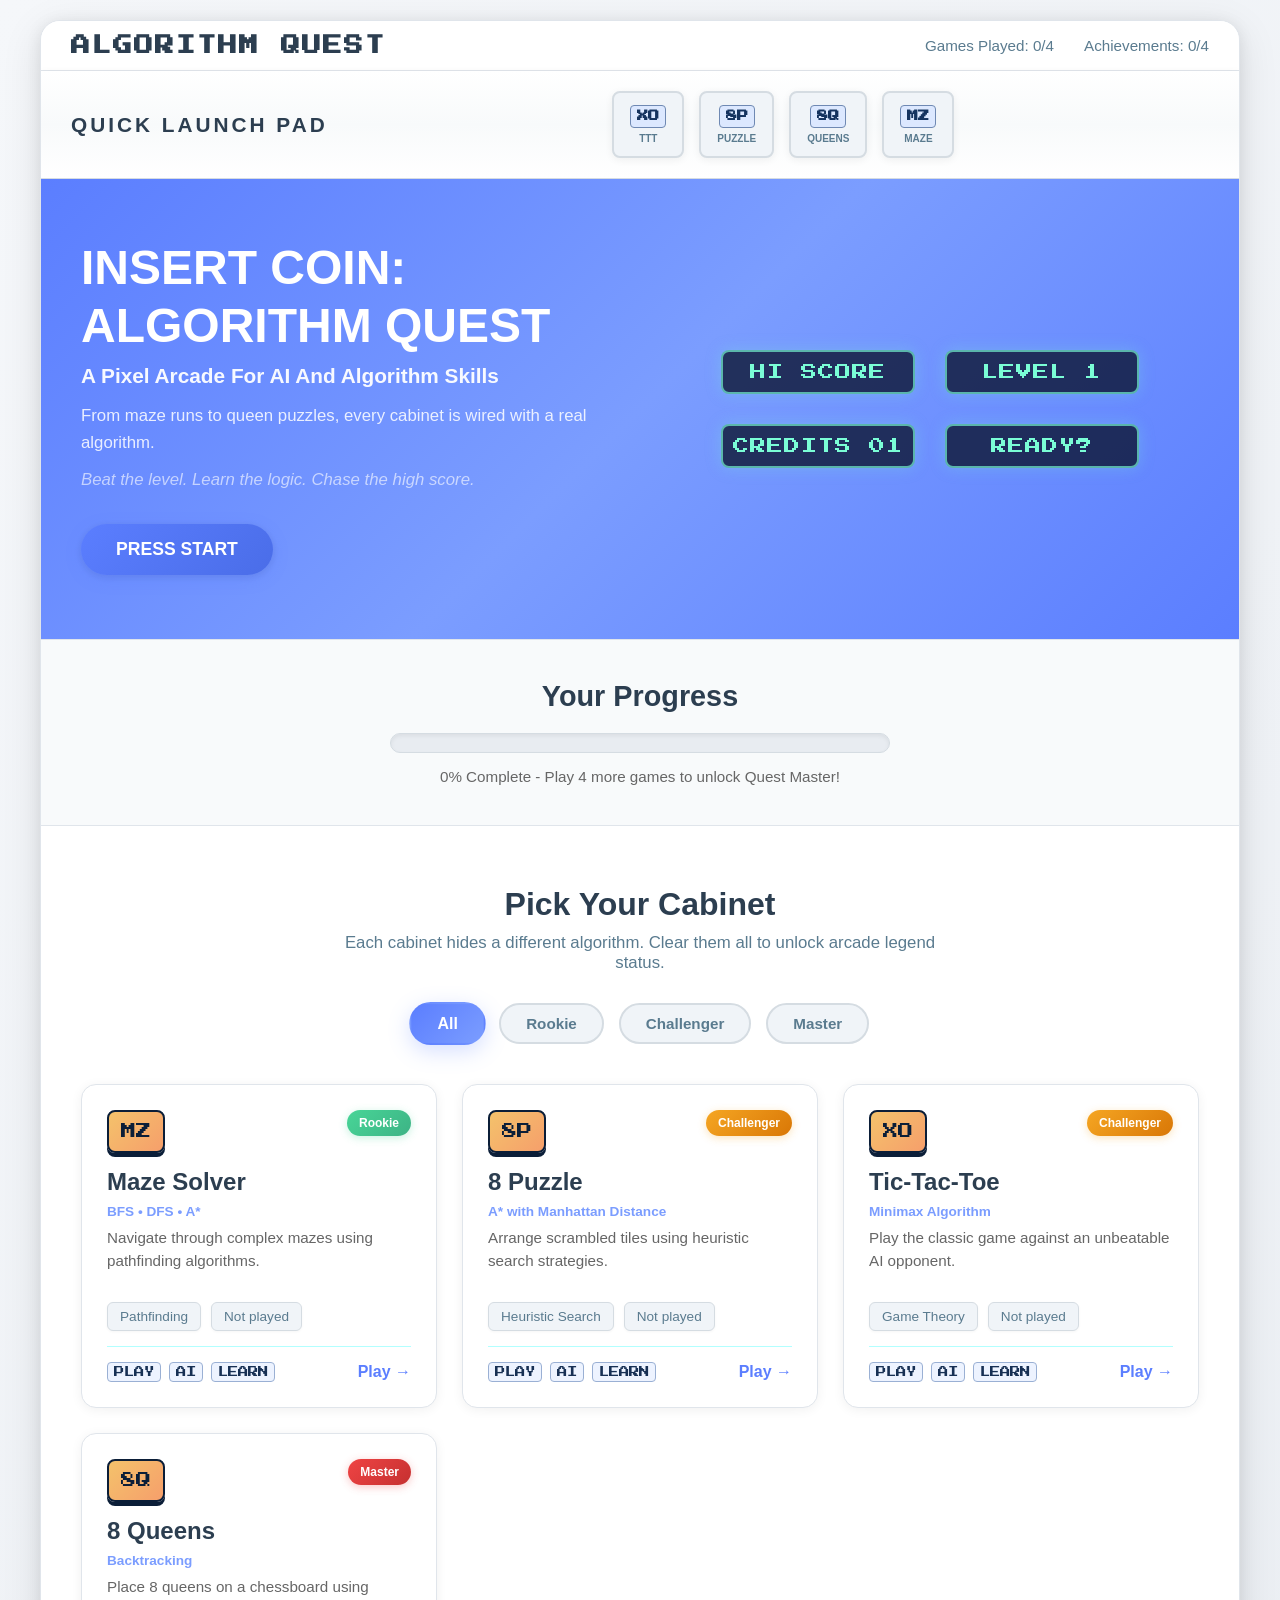
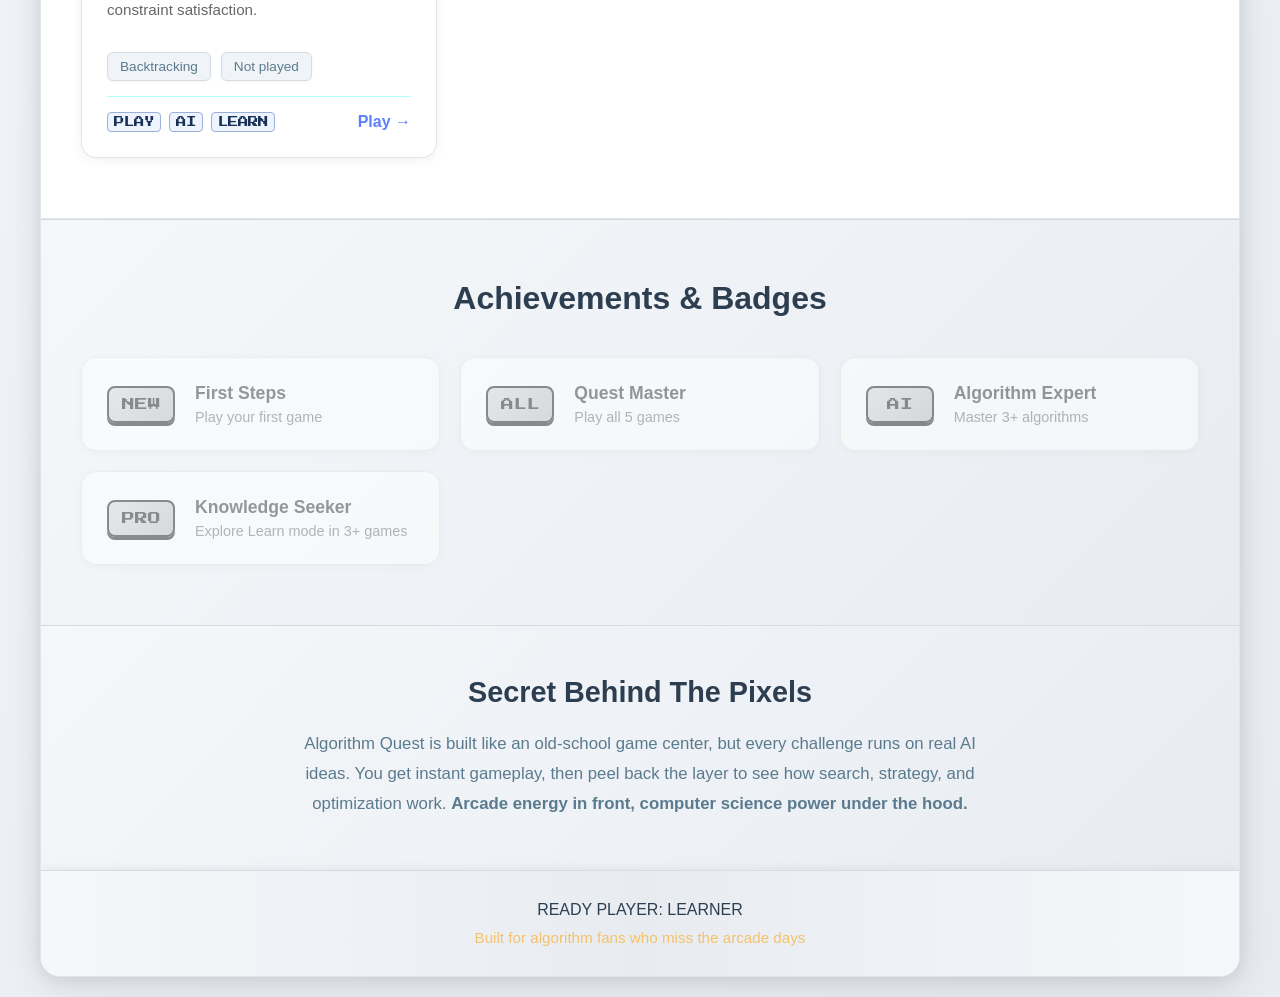
<file: index.html>
<!DOCTYPE html>
<html lang="en">
<head>
    <meta charset="UTF-8">
    <meta name="viewport" content="width=device-width, initial-scale=1.0">
    <title>Algorithm Quest - Retro Arcade Edition</title>
    <link rel="preconnect" href="https://fonts.googleapis.com">
    <link rel="preconnect" href="https://fonts.gstatic.com" crossorigin>
    <link href="https://fonts.googleapis.com/css2?family=Press+Start+2P&family=VT323&display=swap" rel="stylesheet">
    <link rel="stylesheet" href="css/main.css">
</head>
<body class="landing-home">
    <div class="landing-container">
        <!-- Navigation Bar -->
        <nav class="top-nav">
            <div class="nav-logo">ALGORITHM QUEST</div>
            <div class="nav-stats">
                <span id="progress-badge">Games Played: 0/5</span>
                <span id="achievement-count">Achievements: 0</span>
            </div>
        </nav>

        <!-- Game Platform Bar -->
        <div class="game-platform-bar">
            <div class="platform-content">
                <div class="platform-title">QUICK LAUNCH PAD</div>
                <div class="platform-games">
                    <button class="platform-btn" onclick="launchGame('tic-tac-toe')" title="Tic-Tac-Toe">
                        <span class="btn-icon">XO</span>
                        <span class="btn-label">TTT</span>
                    </button>
                    <button class="platform-btn" onclick="launchGame('eight-puzzle')" title="8 Puzzle">
                        <span class="btn-icon">8P</span>
                        <span class="btn-label">PUZZLE</span>
                    </button>
                    <button class="platform-btn" onclick="launchGame('eight-queens')" title="8 Queens">
                        <span class="btn-icon">8Q</span>
                        <span class="btn-label">QUEENS</span>
                    </button>
                    <button class="platform-btn" onclick="launchGame('maze-solver')" title="Maze Solver">
                        <span class="btn-icon">MZ</span>
                        <span class="btn-label">MAZE</span>
                    </button>
                </div>
            </div>
        </div>

        <!-- Hero Section -->
        <section class="hero-section">
            <div class="hero-content">
                <h1 class="hero-title">INSERT COIN: ALGORITHM QUEST</h1>
                <p class="hero-subtitle">A Pixel Arcade For AI And Algorithm Skills</p>
                <p class="hero-description">
                    From maze runs to queen puzzles, every cabinet is wired with a real algorithm.
                    <span class="secret-angle">Beat the level. Learn the logic. Chase the high score.</span>
                </p>
                <div class="cta-button" onclick="document.querySelector('.challenges-section').scrollIntoView({behavior: 'smooth'})">
                    PRESS START
                </div>
            </div>
            <div class="hero-visual">
                <div class="floating-icons">
                    <div class="icon-float">HI SCORE</div>
                    <div class="icon-float">LEVEL 1</div>
                    <div class="icon-float">CREDITS 01</div>
                    <div class="icon-float">READY?</div>
                </div>
            </div>
        </section>

        <!-- Progress Section -->
        <section class="progress-section">
            <h2>Your Progress</h2>
            <div class="progress-bar-container">
                <div class="progress-bar">
                    <div id="progress-fill" class="progress-fill" style="width: 0%"></div>
                </div>
                <p id="progress-text" class="progress-text">0% Complete - Start playing to unlock achievements!</p>
            </div>
        </section>

        <!-- Challenges Section -->
        <section class="challenges-section">
            <h2>Pick Your Cabinet</h2>
            <p class="section-desc">Each cabinet hides a different algorithm. Clear them all to unlock arcade legend status.</p>

            <div class="difficulty-tabs">
                <button class="tab-btn active" onclick="filterByDifficulty('all')">All</button>
                <button class="tab-btn" onclick="filterByDifficulty('beginner')">Rookie</button>
                <button class="tab-btn" onclick="filterByDifficulty('intermediate')">Challenger</button>
                <button class="tab-btn" onclick="filterByDifficulty('advanced')">Master</button>
            </div>

            <div class="games-grid">
                <!-- Maze Solver -->
                <div class="game-card beginner" onclick="launchGame('maze-solver')" data-game="maze-solver">
                    <div class="card-header">
                        <div class="game-icon">MZ</div>
                        <div class="difficulty-badge beginner">Rookie</div>
                    </div>
                    <h3>Maze Solver</h3>
                    <p class="algorithm">BFS • DFS • A*</p>
                    <p class="description">Navigate through complex mazes using pathfinding algorithms.</p>
                    <div class="card-stats">
                        <span class="stat-item">Pathfinding</span>
                        <span class="stat-item" id="maze-played">Not played</span>
                    </div>
                    <div class="card-footer">
                        <div class="play-modes">
                            <span class="mode-dot">PLAY</span>
                            <span class="mode-dot">AI</span>
                            <span class="mode-dot">LEARN</span>
                        </div>
                        <span class="card-cta">Play →</span>
                    </div>
                </div>

                <!-- 8 Puzzle -->
                <div class="game-card intermediate" onclick="launchGame('eight-puzzle')" data-game="eight-puzzle">
                    <div class="card-header">
                        <div class="game-icon">8P</div>
                        <div class="difficulty-badge intermediate">Challenger</div>
                    </div>
                    <h3>8 Puzzle</h3>
                    <p class="algorithm">A* with Manhattan Distance</p>
                    <p class="description">Arrange scrambled tiles using heuristic search strategies.</p>
                    <div class="card-stats">
                        <span class="stat-item">Heuristic Search</span>
                        <span class="stat-item" id="puzzle-played">Not played</span>
                    </div>
                    <div class="card-footer">
                        <div class="play-modes">
                            <span class="mode-dot">PLAY</span>
                            <span class="mode-dot">AI</span>
                            <span class="mode-dot">LEARN</span>
                        </div>
                        <span class="card-cta">Play →</span>
                    </div>
                </div>

                <!-- Tic-Tac-Toe -->
                <div class="game-card intermediate" onclick="launchGame('tic-tac-toe')" data-game="tic-tac-toe">
                    <div class="card-header">
                        <div class="game-icon">XO</div>
                        <div class="difficulty-badge intermediate">Challenger</div>
                    </div>
                    <h3>Tic-Tac-Toe</h3>
                    <p class="algorithm">Minimax Algorithm</p>
                    <p class="description">Play the classic game against an unbeatable AI opponent.</p>
                    <div class="card-stats">
                        <span class="stat-item">Game Theory</span>
                        <span class="stat-item" id="ttt-played">Not played</span>
                    </div>
                    <div class="card-footer">
                        <div class="play-modes">
                            <span class="mode-dot">PLAY</span>
                            <span class="mode-dot">AI</span>
                            <span class="mode-dot">LEARN</span>
                        </div>
                        <span class="card-cta">Play →</span>
                    </div>
                </div>

                <!-- 8 Queens -->
                <div class="game-card advanced" onclick="launchGame('eight-queens')" data-game="eight-queens">
                    <div class="card-header">
                        <div class="game-icon">8Q</div>
                        <div class="difficulty-badge advanced">Master</div>
                    </div>
                    <h3>8 Queens</h3>
                    <p class="algorithm">Backtracking</p>
                    <p class="description">Place 8 queens on a chessboard using constraint satisfaction.</p>
                    <div class="card-stats">
                        <span class="stat-item">Backtracking</span>
                        <span class="stat-item" id="queens-played">Not played</span>
                    </div>
                    <div class="card-footer">
                        <div class="play-modes">
                            <span class="mode-dot">PLAY</span>
                            <span class="mode-dot">AI</span>
                            <span class="mode-dot">LEARN</span>
                        </div>
                        <span class="card-cta">Play →</span>
                    </div>
                </div>
            </div>
        </section>

        <!-- Achievement Section -->
        <section class="achievement-section">
            <h2>Achievements & Badges</h2>
            <div class="achievements-grid">
                <div class="achievement-card locked" id="achi-first-game">
                    <div class="achievement-icon">NEW</div>
                    <div class="achievement-info">
                        <h4>First Steps</h4>
                        <p>Play your first game</p>
                    </div>
                </div>
                <div class="achievement-card locked" id="achi-all-games">
                    <div class="achievement-icon">ALL</div>
                    <div class="achievement-info">
                        <h4>Quest Master</h4>
                        <p>Play all 5 games</p>
                    </div>
                </div>
                <div class="achievement-card locked" id="achi-solver">
                    <div class="achievement-icon">AI</div>
                    <div class="achievement-info">
                        <h4>Algorithm Expert</h4>
                        <p>Master 3+ algorithms</p>
                    </div>
                </div>
                <div class="achievement-card locked" id="achi-learn">
                    <div class="achievement-icon">PRO</div>
                    <div class="achievement-info">
                        <h4>Knowledge Seeker</h4>
                        <p>Explore Learn mode in 3+ games</p>
                    </div>
                </div>
            </div>
        </section>

        <!-- Info Section -->
        <section class="info-section">
            <h2>Secret Behind The Pixels</h2>
            <p>
                Algorithm Quest is built like an old-school game center, but every challenge runs on real AI ideas.
                You get instant gameplay, then peel back the layer to see how search, strategy, and optimization work.
                <strong>Arcade energy in front, computer science power under the hood.</strong>
            </p>
        </section>

        <!-- Footer -->
        <footer>
            <p>READY PLAYER: LEARNER</p>
            <p style="font-size: 0.95em; color: #f4c26b; margin-top: 10px;">Built for algorithm fans who miss the arcade days</p>
        </footer>
    </div>

    <script src="js/main.js"></script>
    <script src="js/tracking.js"></script>
</body>
</html>
</file>
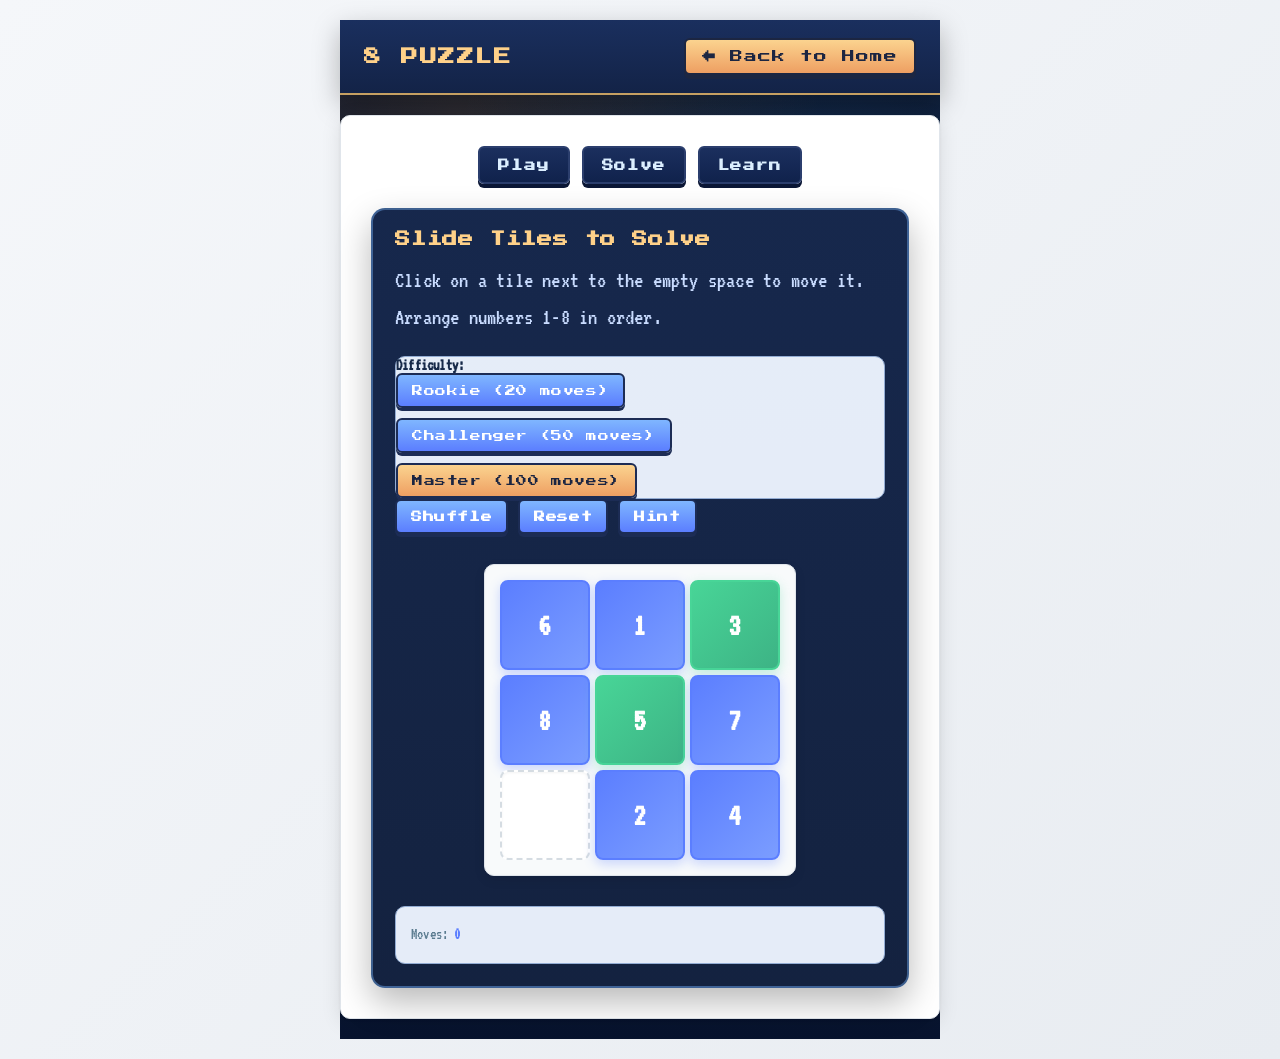
<file: games/eight-puzzle/index.html>
<!DOCTYPE html>
<html lang="en">
<head>
    <meta charset="UTF-8">
    <meta name="viewport" content="width=device-width, initial-scale=1.0">
    <title>8 Puzzle - AI Algorithm Visualizer</title>
    <link rel="preconnect" href="https://fonts.googleapis.com">
    <link rel="preconnect" href="https://fonts.gstatic.com" crossorigin>
    <link href="https://fonts.googleapis.com/css2?family=Press+Start+2P&family=VT323&display=swap" rel="stylesheet">
    <link rel="stylesheet" href="../../css/main.css">
    <link rel="stylesheet" href="style.css">
</head>
<body>
    <div class="game-page">
        <div class="game-header">
            <h2>8 PUZZLE</h2>
            <button class="back-btn" onclick="window.location.href='/'">← Back to Home</button>
        </div>

        <div class="game-content">
            <div class="mode-selector">
                <button class="mode-btn" onclick="switchMode('play')">Play</button>
                <button class="mode-btn" onclick="switchMode('solve')">Solve</button>
                <button class="mode-btn" onclick="switchMode('learn')">Learn</button>
            </div>

            <div id="play-mode" class="mode-content">
                <h3>Slide Tiles to Solve</h3>
                <p>Click on a tile next to the empty space to move it. Arrange numbers 1-8 in order.</p>
                <div class="difficulty-selector">
                    <label><strong>Difficulty:</strong></label>
                    <div class="difficulty-buttons">
                        <button class="difficulty-btn" onclick="setDifficulty('easy')" data-level="easy">Rookie (20 moves)</button>
                        <button class="difficulty-btn" onclick="setDifficulty('medium')" data-level="medium">Challenger (50 moves)</button>
                        <button class="difficulty-btn active" onclick="setDifficulty('hard')" data-level="hard">Master (100 moves)</button>
                    </div>
                </div>
                <div class="controls">
                    <button id="shuffleBtn">Shuffle</button>
                    <button id="resetPlayBtn">Reset</button>
                    <button id="hintBtn" onclick="getHint()">Hint</button>
                </div>
                <div class="puzzle-container">
                    <div id="puzzle-play" class="puzzle-grid"></div>
                </div>
                <div class="stats">
                    <p>Moves: <span id="movesCount">0</span></p>
                </div>
            </div>

            <div id="solve-mode" class="mode-content" style="display: none;">
                <h3>Watch AI Solve Using A*</h3>
                <p>The A* algorithm finds the optimal solution using heuristics.</p>
                <div class="controls">
                    <button id="solveBtn">Solve</button>
                    <button id="resetSolveBtn">Reset</button>
                </div>
                <div class="puzzle-container">
                    <div id="puzzle-solve" class="puzzle-grid"></div>
                </div>
                <div class="stats">
                    <p>Steps: <span id="stepsCount">0</span></p>
                    <p>Nodes Explored: <span id="nodesExplored">0</span></p>
                </div>
            </div>

            <div id="learn-mode" class="mode-content" style="display: none;">
                <h3>A* Algorithm Explanation</h3>
                <div id="algorithm-explanation" class="algorithm-info"></div>
            </div>
        </div>
    </div>

    <script src="script.js"></script>
</body>
</html>
</file>
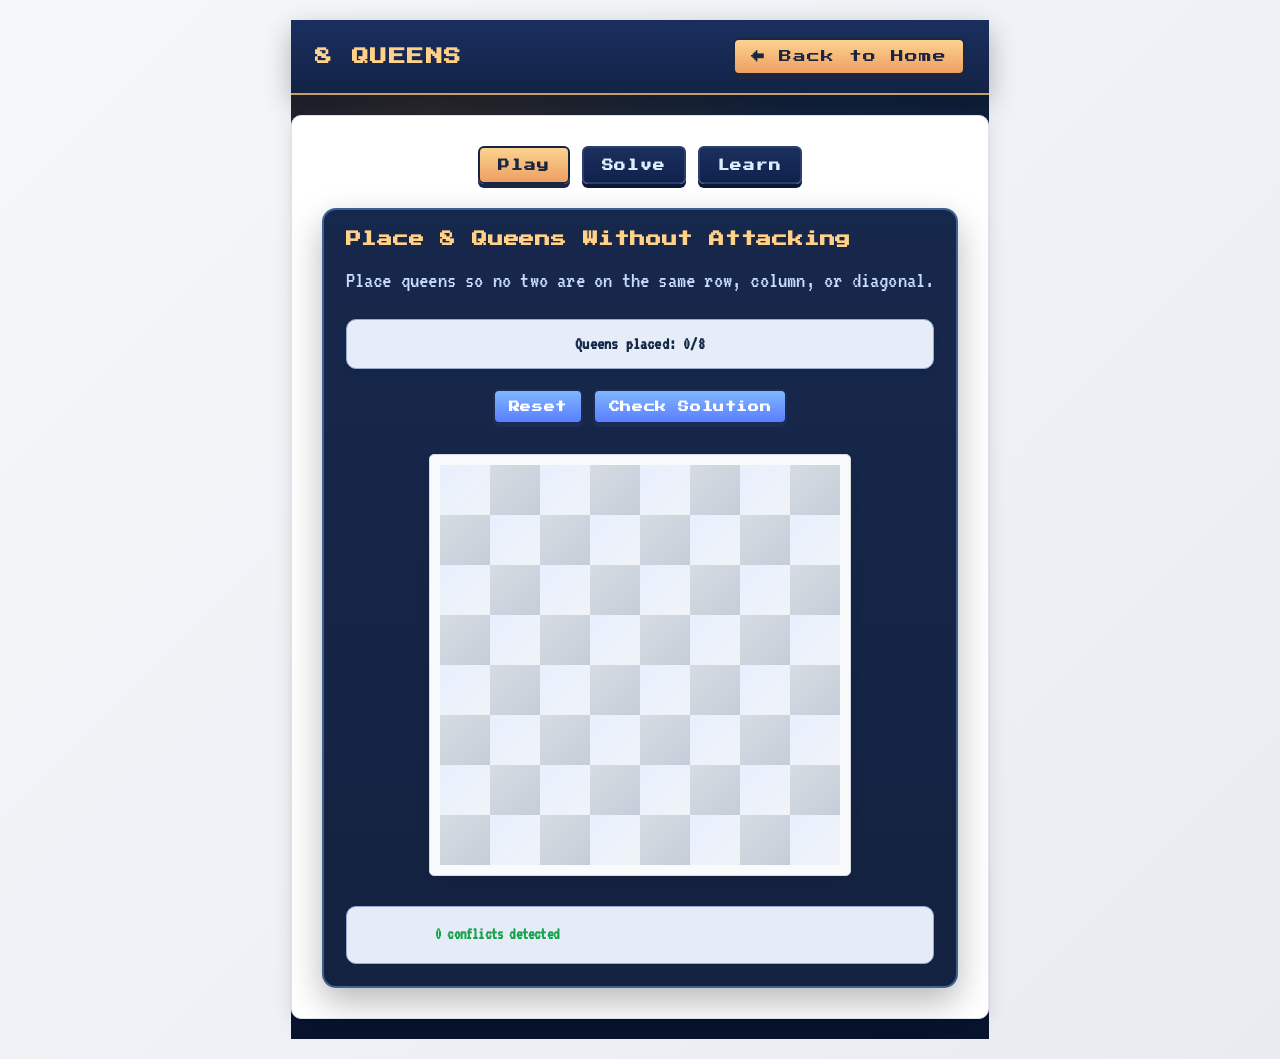
<file: games/eight-queens/index.html>
<!DOCTYPE html>
<html lang="en">
<head>
    <meta charset="UTF-8">
    <meta name="viewport" content="width=device-width, initial-scale=1.0">
    <title>8 Queens - AI Algorithm Visualizer</title>
    <link rel="preconnect" href="https://fonts.googleapis.com">
    <link rel="preconnect" href="https://fonts.gstatic.com" crossorigin>
    <link href="https://fonts.googleapis.com/css2?family=Press+Start+2P&family=VT323&display=swap" rel="stylesheet">
    <link rel="stylesheet" href="../../css/main.css">
    <link rel="stylesheet" href="style.css">
</head>
<body>
    <div class="game-page">
        <div class="game-header">
            <h2>8 QUEENS</h2>
            <button class="back-btn" onclick="window.location.href='/'">← Back to Home</button>
        </div>

        <div class="game-content">
            <div class="mode-selector">
                <button class="mode-btn" onclick="switchMode('play', this)">Play</button>
                <button class="mode-btn" onclick="switchMode('solve', this)">Solve</button>
                <button class="mode-btn" onclick="switchMode('learn', this)">Learn</button>
            </div>

            <div id="play-mode" class="mode-content">
                <h3>Place 8 Queens Without Attacking</h3>
                <p>Place queens so no two are on the same row, column, or diagonal.</p>
                <div class="game-status" id="playStatus">Queens placed: <span id="queenCounter">0</span>/8</div>
                <div class="controls">
                    <button id="resetPlayBtn">Reset</button>
                    <button id="checkPlayBtn">Check Solution</button>
                </div>
                <div class="board-container">
                    <div id="board-play" class="chess-board"></div>
                </div>
                <div class="stats">
                    <p id="conflictInfo" style="color: #e74c3c; font-weight: bold;">0 conflicts detected</p>
                </div>
            </div>

            <div id="solve-mode" class="mode-content" style="display: none;">
                <h3>Watch Backtracking Algorithm Solve</h3>
                <p>AI finds a valid solution by trying and backtracking when conflicts occur.</p>
                <div class="controls">
                    <button id="solveBtn">Solve</button>
                    <button id="showAllBtn">Show All Solutions</button>
                    <button id="resetSolveBtn">Reset</button>
                </div>
                <div id="algorithmSteps" class="algorithm-steps" style="display: none;">
                    <h4>Backtracking Steps:</h4>
                    <div id="stepsList" style="max-height: 200px; overflow-y: auto;"></div>
                </div>
                <div class="board-container">
                    <div id="board-solve" class="chess-board"></div>
                </div>
                <div class="stats">
                    <p>Solution <span id="solutionNumber">1</span> of <span id="totalSolutions">92</span></p>
                    <p>Backtrack Count: <span id="backtrackCount">0</span></p>
                </div>
            </div>

            <div id="learn-mode" class="mode-content" style="display: none;">
                <h3>Backtracking Algorithm Explanation</h3>
                <div id="algorithm-explanation" class="algorithm-info"></div>
            </div>
        </div>
    </div>

    <script src="script.js"></script>
</body>
</html>
</file>
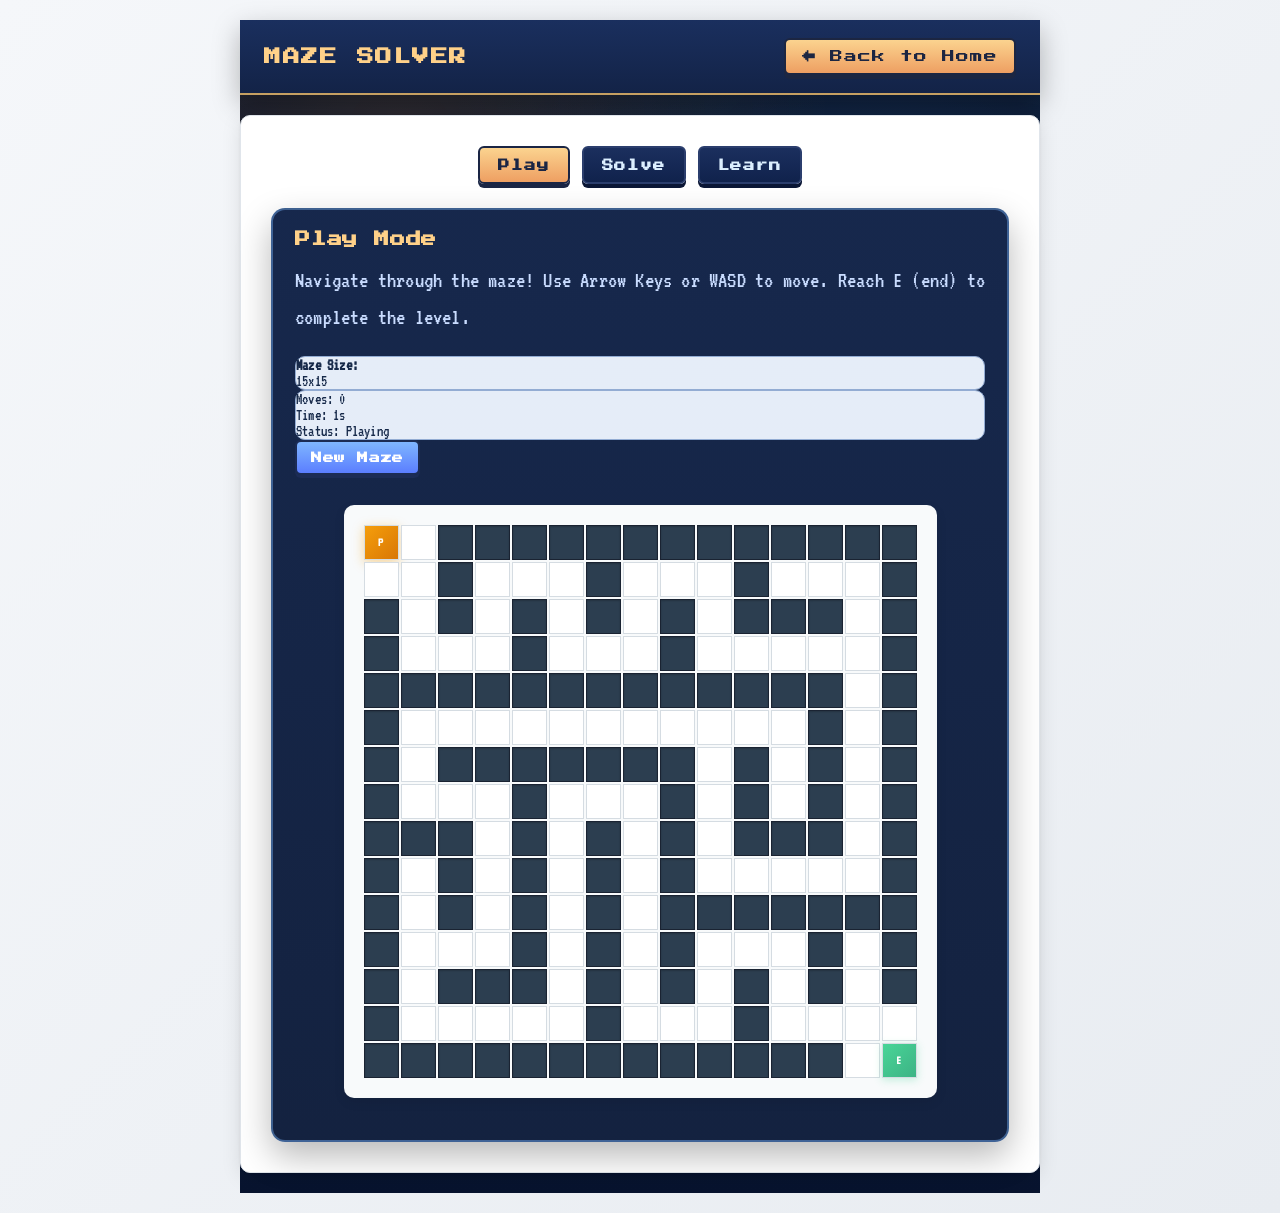
<file: games/maze-solver/index.html>
<!DOCTYPE html>
<html lang="en">
<head>
    <meta charset="UTF-8">
    <meta name="viewport" content="width=device-width, initial-scale=1.0">
    <title>Maze Solver - AI Algorithm Visualizer</title>
    <link rel="preconnect" href="https://fonts.googleapis.com">
    <link rel="preconnect" href="https://fonts.gstatic.com" crossorigin>
    <link href="https://fonts.googleapis.com/css2?family=Press+Start+2P&family=VT323&display=swap" rel="stylesheet">
    <link rel="stylesheet" href="../../css/main.css">
    <link rel="stylesheet" href="style.css">
</head>
<body>
    <div class="game-page">
        <div class="game-header">
            <h2>MAZE SOLVER</h2>
            <button class="back-btn" onclick="window.location.href='/'">← Back to Home</button>
        </div>

        <div class="game-content">
            <!-- Mode Selector -->
            <div class="mode-selector">
                <button class="mode-btn active" data-mode="play" onclick="switchMode('play')">Play</button>
                <button class="mode-btn" data-mode="solve" onclick="switchMode('solve')">Solve</button>
                <button class="mode-btn" data-mode="learn" onclick="switchMode('learn')">Learn</button>
            </div>

            <!-- Play Mode -->
            <div id="play-mode" class="mode-content active">
                <div class="mode-header">
                    <h3>Play Mode</h3>
                    <p class="instructions">Navigate through the maze! Use Arrow Keys or WASD to move. Reach E (end) to complete the level.</p>
                </div>

                <div class="settings-panel">
                    <div class="setting-group">
                        <label><strong>Maze Size:</strong></label>
                        <div>15x15</div>
                    </div>
                </div>

                <div class="game-stats-panel">
                    <div class="stat"><span class="stat-label">Moves:</span> <span id="play-moves">0</span></div>
                    <div class="stat"><span class="stat-label">Time:</span> <span id="play-time">0s</span></div>
                    <div class="stat" id="play-status"><span class="stat-label">Status:</span> <span>Ready</span></div>
                </div>

                <div class="controls">
                    <button id="play-new-btn" class="btn btn-primary" onclick="startNewGame()">New Maze</button>
                </div>

                <div id="play-grid" class="grid-container"></div>
            </div>

            <!-- Solve Mode -->
            <div id="solve-mode" class="mode-content">
                <div class="mode-header">
                    <h3>Solve Mode</h3>
                    <p class="instructions">Watch AI algorithms solve the maze. Compare different pathfinding strategies!</p>
                </div>

                <div class="settings-panel">
                    <div class="setting-group">
                        <label><strong>Algorithm:</strong></label>
                        <select id="algorithm-select" class="algorithm-select">
                            <option value="bfs">BFS (Breadth-First Search)</option>
                            <option value="dfs">DFS (Depth-First Search)</option>
                            <option value="astar">A* (A-Star)</option>
                        </select>
                    </div>

                    <div class="setting-group">
                        <label><strong>Maze Size:</strong></label>
                        <div>15x15</div>
                    </div>

                    <div class="setting-group">
                        <label><strong>Speed:</strong></label>
                        <input type="range" id="speed-slider" min="1" max="10" value="5" class="slider">
                        <span id="speed-label">Medium</span>
                    </div>
                </div>

                <div class="controls">
                    <button id="solve-start-btn" class="btn btn-primary" onclick="runSolve()">Solve</button>
                    <button id="solve-pause-btn" class="btn btn-secondary" onclick="pauseSolve()" style="display:none;">Pause</button>
                    <button id="solve-reset-btn" class="btn btn-secondary" onclick="resetSolve()">Reset</button>
                </div>

                <div class="stats-panel">
                    <div class="stat"><span class="stat-label">Cells Explored:</span> <span id="explored-count">0</span></div>
                    <div class="stat"><span class="stat-label">Path Length:</span> <span id="path-length">0</span></div>
                    <div class="stat"><span class="stat-label">Time:</span> <span id="solve-time">0ms</span></div>
                    <div class="stat"><span class="stat-label">Efficiency:</span> <span id="efficiency">0%</span></div>
                </div>

                <div id="solve-grid" class="grid-container"></div>

                <div class="legend">
                    <div class="legend-item"><div class="legend-color wall"></div> Wall</div>
                    <div class="legend-item"><div class="legend-color start"></div> Start (S)</div>
                    <div class="legend-item"><div class="legend-color end"></div> End (E)</div>
                    <div class="legend-item"><div class="legend-color explored"></div> Explored</div>
                    <div class="legend-item"><div class="legend-color path"></div> Path</div>
                </div>
            </div>

            <!-- Learn Mode -->
            <div id="learn-mode" class="mode-content">
                <div class="mode-header">
                    <h3>Learn Mode</h3>
                    <p class="instructions">Understand how different pathfinding algorithms work.</p>
                </div>

                <div class="algorithms-grid">
                    <div class="algorithm-card">
                        <h4>BFS (Breadth-First Search)</h4>
                        <p><strong>Approach:</strong> Explores level by level, checking all neighbors before moving deeper.</p>
                        <p><strong>Pros:</strong> Guaranteed shortest path, systematic exploration</p>
                        <p><strong>Cons:</strong> Uses more memory, slower than informed algorithms</p>
                        <p><strong>Best For:</strong> Maze solving, unweighted graphs</p>
                    </div>

                    <div class="algorithm-card">
                        <h4>DFS (Depth-First Search)</h4>
                        <p><strong>Approach:</strong> Dives deep into one path, backtracks when stuck.</p>
                        <p><strong>Pros:</strong> Uses less memory, fast exploration</p>
                        <p><strong>Cons:</strong> May not find shortest path, can get stuck in dead ends</p>
                        <p><strong>Best For:</strong> Maze generation, cycle detection</p>
                    </div>

                    <div class="algorithm-card">
                        <h4>A* (A-Star)</h4>
                        <p><strong>Approach:</strong> Uses heuristics to guide search toward goal efficiently.</p>
                        <p><strong>Pros:</strong> Faster than BFS/DFS, finds optimal path with good heuristics</p>
                        <p><strong>Cons:</strong> More complex, requires good heuristic</p>
                        <p><strong>Best For:</strong> Game pathfinding, GPS navigation</p>
                    </div>
                </div>

                <div class="complexity-table">
                    <h4>Algorithm Comparison</h4>
                    <table>
                        <thead>
                            <tr>
                                <th>Algorithm</th>
                                <th>Time Complexity</th>
                                <th>Space Complexity</th>
                                <th>Optimal Path</th>
                                <th>Complete</th>
                            </tr>
                        </thead>
                        <tbody>
                            <tr>
                                <td>BFS</td>
                                <td>O(V + E)</td>
                                <td>O(V)</td>
                                <td>YES</td>
                                <td>YES</td>
                            </tr>
                            <tr>
                                <td>DFS</td>
                                <td>O(V + E)</td>
                                <td>O(h)</td>
                                <td>NO</td>
                                <td>YES</td>
                            </tr>
                            <tr>
                                <td>A*</td>
                                <td>O(E)</td>
                                <td>O(V)</td>
                                <td>YES*</td>
                                <td>YES</td>
                            </tr>
                        </tbody>
                    </table>
                    <p style="font-size: 0.9em; margin-top: 10px;">* With admissible heuristic</p>
                </div>
            </div>
        </div>
    </div>

    <script src="script.js"></script>
</body>
</html>
</file>
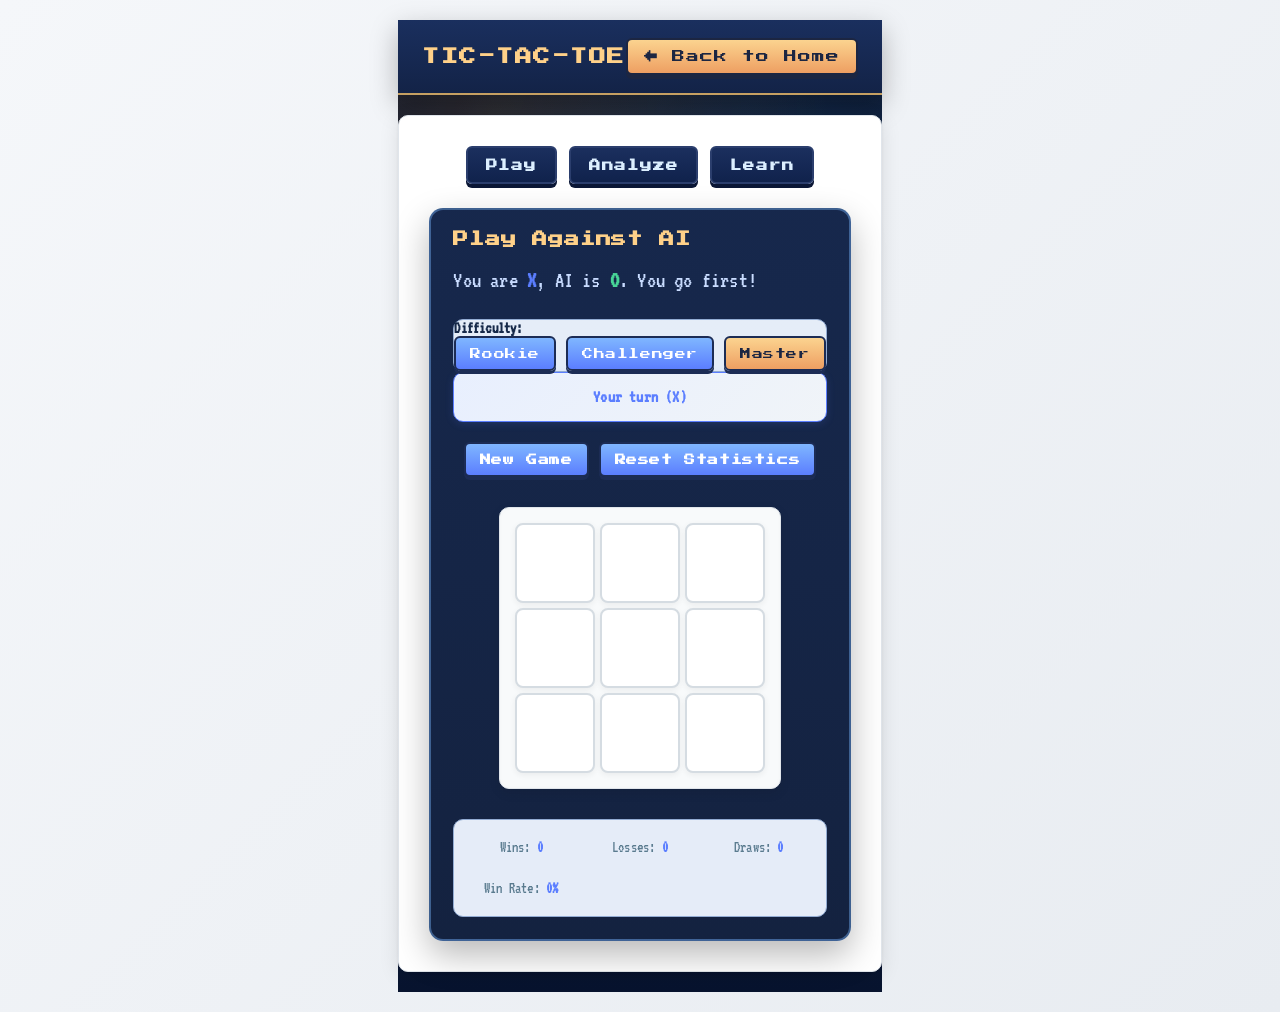
<file: games/tic-tac-toe/index.html>
<!DOCTYPE html>
<html lang="en">
<head>
    <meta charset="UTF-8">
    <meta name="viewport" content="width=device-width, initial-scale=1.0">
    <title>Tic-Tac-Toe - AI Algorithm Visualizer</title>
    <link rel="preconnect" href="https://fonts.googleapis.com">
    <link rel="preconnect" href="https://fonts.gstatic.com" crossorigin>
    <link href="https://fonts.googleapis.com/css2?family=Press+Start+2P&family=VT323&display=swap" rel="stylesheet">
    <link rel="stylesheet" href="../../css/main.css">
    <link rel="stylesheet" href="style.css">
</head>
<body>
    <div class="game-page">
        <div class="game-header">
            <h2>TIC-TAC-TOE</h2>
            <button class="back-btn" onclick="window.location.href='/'">← Back to Home</button>
        </div>

        <div class="game-content">
            <div class="mode-selector">
                <button class="mode-btn" onclick="switchMode('play')">Play</button>
                <button class="mode-btn" onclick="switchMode('analyze')">Analyze</button>
                <button class="mode-btn" onclick="switchMode('learn')">Learn</button>
            </div>

            <div id="play-mode" class="mode-content">
                <h3>Play Against AI</h3>
                <p>You are <span class="player-x">X</span>, AI is <span class="player-o">O</span>. You go first!</p>
                <div class="difficulty-selector">
                    <label><strong>Difficulty:</strong></label>
                    <div class="difficulty-buttons">
                        <button class="difficulty-btn" onclick="setDifficulty('easy')" data-level="easy">Rookie</button>
                        <button class="difficulty-btn" onclick="setDifficulty('medium')" data-level="medium">Challenger</button>
                        <button class="difficulty-btn active" onclick="setDifficulty('hard')" data-level="hard">Master</button>
                    </div>
                </div>
                <div class="game-status" id="gameStatus">Your turn</div>
                <div class="controls">
                    <button id="resetPlayBtn">New Game</button>
                    <button id="resetStatsBtn">Reset Statistics</button>
                </div>
                <div class="board-container">
                    <div id="board-play" class="tictactoe-board"></div>
                </div>
                <div class="stats">
                    <p>Wins: <span id="winCount">0</span></p>
                    <p>Losses: <span id="lossCount">0</span></p>
                    <p>Draws: <span id="drawCount">0</span></p>
                    <p>Win Rate: <span id="winRate">0%</span></p>
                </div>
            </div>

            <div id="analyze-mode" class="mode-content" style="display: none;">
                <h3>Analyze AI Decisions</h3>
                <p>Watch how Minimax algorithm evaluates each possible move.</p>
                <div class="controls">
                    <button id="analyzeBtn">Show Best Move</button>
                    <button id="resetAnalyzeBtn">Reset</button>
                </div>
                <div class="board-container">
                    <div id="board-analyze" class="tictactoe-board"></div>
                </div>
                <div class="move-analysis" id="moveAnalysis"></div>
            </div>

            <div id="learn-mode" class="mode-content" style="display: none;">
                <h3>Minimax Algorithm Explanation</h3>
                <div id="algorithm-explanation" class="algorithm-info"></div>
            </div>
        </div>
    </div>

    <script src="script.js"></script>
</body>
</html>
</file>
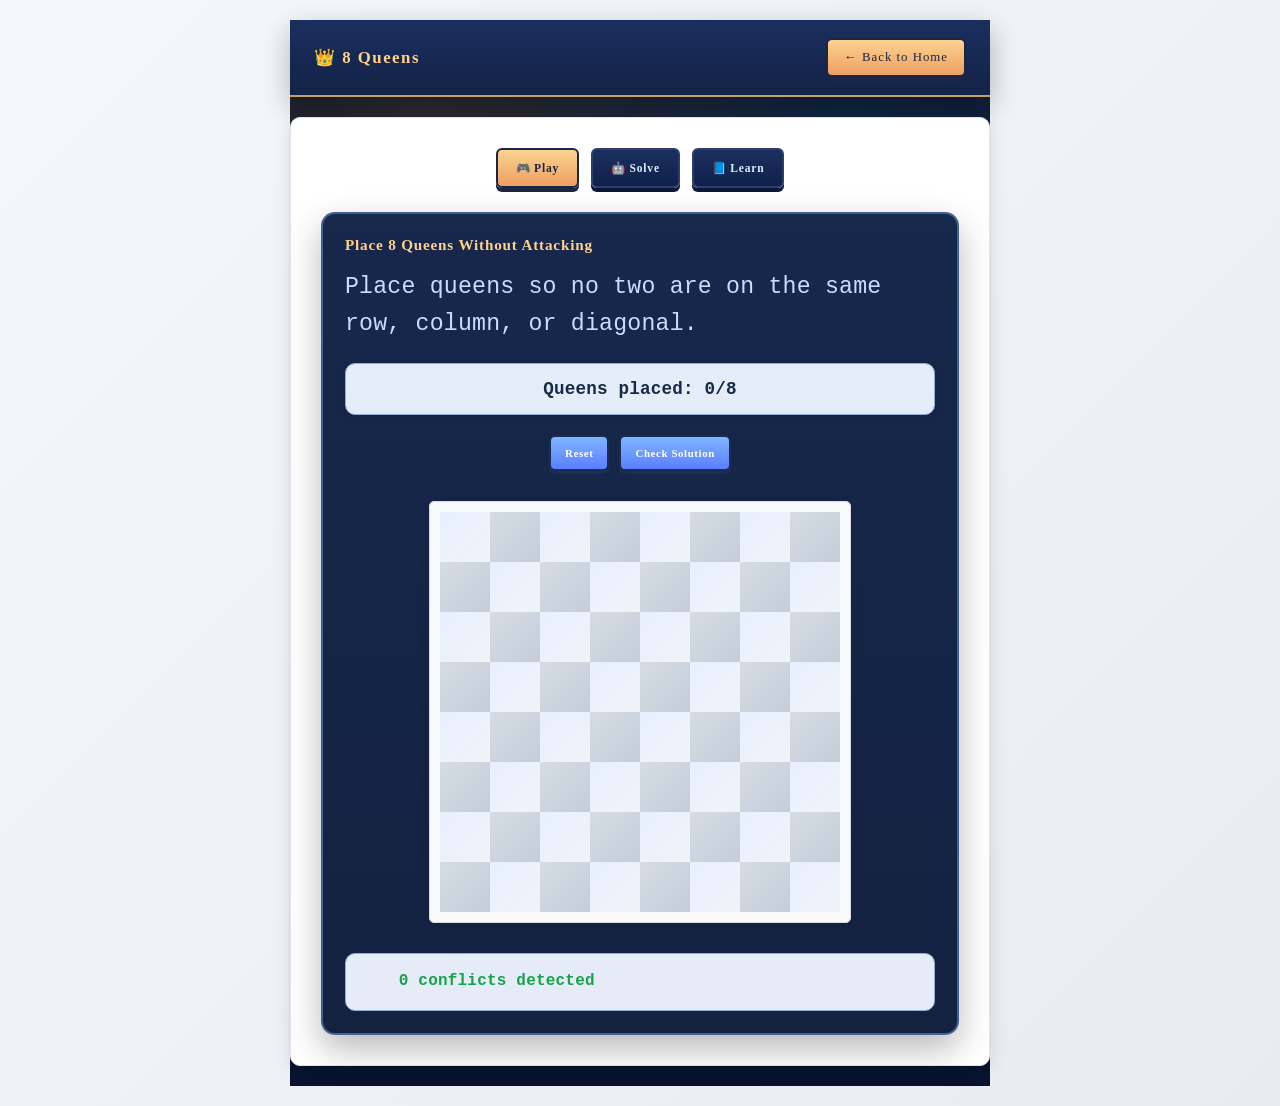
<file: games/eight-queens/index-old.html>
<!DOCTYPE html>
<html lang="en">
<head>
    <meta charset="UTF-8">
    <meta name="viewport" content="width=device-width, initial-scale=1.0">
    <title>8 Queens - AI Algorithm Visualizer</title>
    <link rel="stylesheet" href="../../css/main.css">
    <link rel="stylesheet" href="style.css">
</head>
<body>
    <div class="game-page">
        <div class="game-header">
            <h2>👑 8 Queens</h2>
            <button class="back-btn" onclick="window.location.href='/'">← Back to Home</button>
        </div>

        <div class="game-content">
            <!-- Mode Selector -->
            <div class="mode-selector">
                <button class="mode-btn" onclick="switchMode('play')">🎮 Play</button>
                <button class="mode-btn" onclick="switchMode('solve')">🤖 Solve</button>
                <button class="mode-btn" onclick="switchMode('learn')">📘 Learn</button>
            </div>

            <!-- Play Mode -->
            <div id="play-mode" class="mode-content">
                <h3>Place 8 Queens Without Attacking</h3>
                <p>Place queens so no two are on the same row, column, or diagonal.</p>
                <div class="game-status" id="playStatus">Queens placed: <span id="queenCounter">0</span>/8</div>
                <div class="controls">
                    <button id="resetPlayBtn">Reset</button>
                    <button id="checkPlayBtn">Check Solution</button>
                </div>
                <div class="board-container">
                    <div id="board-play" class="chess-board"></div>
                </div>
                <div class="stats">
                    <p id="conflictInfo" style="color: #e74c3c; font-weight: bold;">0 conflicts detected</p>
                </div>
            </div>

            <!-- Solve Mode -->
            <div id="solve-mode" class="mode-content" style="display: none;">
                <h3>Watch Backtracking Algorithm Solve</h3>
                <p>AI finds a valid solution by trying and backtracking when conflicts occur.</p>
                <div class="controls">
                    <button id="solveBtn">Solve</button>
                    <button id="showAllBtn">Show All Solutions</button>
                    <button id="resetSolveBtn">Reset</button>
                </div>
                <div id="algorithmSteps" class="algorithm-steps" style="display: none;">
                    <h4>Backtracking Steps:</h4>
                    <div id="stepsList" style="max-height: 200px; overflow-y: auto;"></div>
                </div>
                <div class="board-container">
                    <div id="board-solve" class="chess-board"></div>
                </div>
                <div class="stats">
                    <p>Solution <span id="solutionNumber">1</span> of <span id="totalSolutions">92</span></p>
                    <p>Backtrack Count: <span id="backtrackCount">0</span></p>
                </div>
            </div>

            <!-- Learn Mode -->
            <div id="learn-mode" class="mode-content" style="display: none;">
                <h3>📚 Backtracking Algorithm Explanation</h3>
                <div id="algorithm-explanation" class="algorithm-info"></div>
            </div>
        </div>
    </div>

    <script src="script.js"></script>
</body>
</html>
</file>
<file: css/main.css>
/* --- GLOBAL STYLES --- */
* {
    margin: 0;
    padding: 0;
    box-sizing: border-box;
}

html {
    scroll-behavior: smooth;
}

body {
    font-family: -apple-system, BlinkMacSystemFont, 'Segoe UI', 'Roboto', 'Oxygen', 'Ubuntu', 'Cantarell', sans-serif;
    background: linear-gradient(135deg, #f5f7fa 0%, #e8ecf1 100%);
    min-height: 100vh;
    display: flex;
    align-items: flex-start;
    justify-content: center;
    padding: 20px;
    color: #333;
    -webkit-font-smoothing: antialiased;
    -moz-osx-font-smoothing: grayscale;
}

/* --- LANDING PAGE --- */
.landing-container {
    max-width: 1200px;
    width: 100%;
    background: #ffffff;
    border-radius: 20px;
    box-shadow: 0 2px 15px rgba(0, 0, 0, 0.08), 0 10px 40px rgba(0, 0, 0, 0.1);
    overflow: hidden;
    animation: slideUp 0.8s cubic-bezier(0.34, 1.56, 0.64, 1);
    border: 1px solid #e0e5eb;
}

@keyframes slideUp {
    from {
        opacity: 0;
        transform: translateY(50px);
    }
    to {
        opacity: 1;
        transform: translateY(0);
    }
}



@keyframes cardFadeIn {
    from {
        opacity: 0;
        transform: translateY(20px);
    }
    to {
        opacity: 1;
        transform: translateY(0);
    }
}

/* --- TOP NAVIGATION --- */
.top-nav {
    background: #ffffff;
    color: #2c3e50;
    padding: 15px 30px;
    display: flex;
    justify-content: space-between;
    align-items: center;
    box-shadow: 0 2px 8px rgba(0, 0, 0, 0.06);
    border-bottom: 1px solid #e0e5eb;
    position: relative;
    overflow: hidden;
}

.nav-logo {
    font-size: 1.2em;
    font-weight: 700;
    letter-spacing: 2px;
    color: #2c3e50;
    z-index: 1;
    font-family: 'Press Start 2P', cursive;
}

.nav-stats {
    display: flex;
    gap: 30px;
    font-size: 0.95em;
    z-index: 1;
}

.nav-stats span {
    display: flex;
    align-items: center;
    gap: 8px;
    color: #5a7b8f;
}

/* --- HERO SECTION --- */
.hero-section {
    background: linear-gradient(135deg, #5b7eff 0%, #7b9dff 50%, #5b7eff 100%);
    color: #ffffff;
    padding: 60px 40px;
    display: grid;
    grid-template-columns: 1fr 1fr;
    gap: 40px;
    align-items: center;
    border-bottom: 1px solid #e0e5eb;
    position: relative;
    overflow: hidden;
}

.hero-content {
    animation: fadeInLeft 0.8s ease-out 0.2s both;
    z-index: 1;
}

@keyframes fadeInLeft {
    from {
        opacity: 0;
        transform: translateX(-30px);
    }
    to {
        opacity: 1;
        transform: translateX(0);
    }
}

.hero-title {
    font-size: 3em;
    font-weight: 800;
    margin-bottom: 10px;
    line-height: 1.2;
    color: #ffffff;
}

.hero-subtitle {
    font-size: 1.3em;
    opacity: 0.95;
    margin-bottom: 15px;
    font-weight: 600;
    color: #ffffff;
}

.hero-description {
    font-size: 1.05em;
    opacity: 0.9;
    line-height: 1.6;
    margin-bottom: 30px;
    color: rgba(255, 255, 255, 0.95);
}

.secret-angle {
    display: block;
    margin-top: 10px;
    font-style: italic;
    opacity: 0.85;
    color: rgba(255, 255, 255, 0.8);
}

.cta-button {
    display: inline-block;
    background: linear-gradient(135deg, #5b7eff 0%, #4a6de8 100%);
    color: #ffffff;
    padding: 15px 35px;
    border-radius: 50px;
    font-size: 1.1em;
    font-weight: 700;
    cursor: pointer;
    transition: all 0.4s cubic-bezier(0.34, 1.56, 0.64, 1);
    box-shadow: 0 4px 15px rgba(91, 126, 255, 0.3), 0 2px 8px rgba(0, 0, 0, 0.1);
    border: none;
    position: relative;
    overflow: hidden;
}

.cta-button::before {
    content: '';
    position: absolute;
    top: 0;
    left: -100%;
    width: 100%;
    height: 100%;
    background: rgba(255, 255, 255, 0.2);
    transition: left 0.4s ease;
}

.cta-button:hover::before {
    left: 100%;
}

.cta-button:hover {
    transform: translateY(-5px) scale(1.08);
    box-shadow: 0 8px 25px rgba(91, 126, 255, 0.4), 0 4px 12px rgba(0, 0, 0, 0.15);
}

.cta-button:active {
    transform: translateY(-2px) scale(1.05);
}

.hero-visual {
    display: flex;
    align-items: center;
    justify-content: center;
    animation: fadeInRight 0.8s ease-out 0.2s both;
}

@keyframes fadeInRight {
    from {
        opacity: 0;
        transform: translateX(30px);
    }
    to {
        opacity: 1;
        transform: translateX(0);
    }
}

.floating-icons {
    display: grid;
    grid-template-columns: 1fr 1fr;
    gap: 30px;
    padding: 30px;
}

.icon-float {
    font-size: 1em;
    font-family: 'Press Start 2P', cursive;
    background: rgba(6, 13, 38, 0.75);
    color: #7afdd6;
    border: 2px solid rgba(122, 253, 214, 0.65);
    box-shadow: 0 0 16px rgba(122, 253, 214, 0.25);
    border-radius: 8px;
    padding: 12px 10px;
    letter-spacing: 1px;
    animation: float 3s ease-in-out infinite;
    text-align: center;
}

@keyframes float {
    0%, 100% { transform: translateY(0px); }
    50% { transform: translateY(-20px); }
}

.icon-float:nth-child(1) { animation-delay: 0s; }
.icon-float:nth-child(2) { animation-delay: 0.5s; }
.icon-float:nth-child(3) { animation-delay: 1s; }
.icon-float:nth-child(4) { animation-delay: 1.5s; }

/* --- PROGRESS SECTION --- */
.progress-section {
    padding: 40px;
    background: #f8fafb;
    text-align: center;
    border-bottom: 1px solid #e0e5eb;
}

.progress-section h2 {
    font-size: 1.8em;
    color: #2c3e50;
    margin-bottom: 20px;
}

.progress-bar-container {
    max-width: 500px;
    margin: 0 auto;
}

.progress-bar {
    height: 20px;
    background: #e8ecf1;
    border-radius: 10px;
    overflow: hidden;
    margin-bottom: 15px;
    box-shadow: inset 0 2px 4px rgba(0, 0, 0, 0.06);
    border: 1px solid #d5dce2;
}

.progress-fill {
    height: 100%;
    background: linear-gradient(90deg, #5b7eff 0%, #7b9dff 50%, #9eb7ff 100%);
    transition: width 0.5s ease;
    border-radius: 10px;
    box-shadow: 0 2px 6px rgba(91, 126, 255, 0.3);
}

.progress-text {
    color: #5a7b8f;
    font-size: 0.95em;
}

/* --- CHALLENGES SECTION --- */
.challenges-section {
    padding: 60px 40px;
    background: #ffffff;
    border-bottom: 1px solid #e0e5eb;
}

.challenges-section h2 {
    font-size: 2em;
    color: #2c3e50;
    margin-bottom: 10px;
    text-align: center;
}

.section-desc {
    text-align: center;
    color: #5a7b8f;
    font-size: 1.05em;
    margin-bottom: 30px;
    max-width: 600px;
    margin-left: auto;
    margin-right: auto;
}

/* Difficulty Tabs */
.difficulty-tabs {
    display: flex;
    justify-content: center;
    gap: 15px;
    margin-bottom: 40px;
    flex-wrap: wrap;
}

.tab-btn {
    background: #f0f4f8;
    border: 2px solid #d5dce2;
    padding: 10px 25px;
    border-radius: 25px;
    cursor: pointer;
    font-weight: 600;
    transition: all 0.4s cubic-bezier(0.34, 1.56, 0.64, 1);
    font-size: 0.95em;
    color: #5a7b8f;
    position: relative;
    overflow: hidden;
}

.tab-btn:hover {
    border-color: #5b7eff;
    background: #e8effe;
    box-shadow: 0 4px 12px rgba(91, 126, 255, 0.15);
    transform: translateY(-2px);
}

.tab-btn.active {
    background: linear-gradient(135deg, #5b7eff 0%, #7b9dff 100%);
    color: white;
    border-color: transparent;
    box-shadow: 0 6px 20px rgba(91, 126, 255, 0.25);
    transform: scale(1.05);
}

/* --- GAMES GRID --- */
.games-grid {
    display: grid;
    grid-template-columns: repeat(auto-fit, minmax(300px, 1fr));
    gap: 25px;
}

.game-card {
    background: #ffffff;
    border: 1px solid #e0e5eb;
    border-radius: 15px;
    padding: 25px;
    cursor: pointer;
    transition: all 0.5s cubic-bezier(0.34, 1.56, 0.64, 1);
    display: flex;
    flex-direction: column;
    position: relative;
    overflow: hidden;
    box-shadow: 0 2px 12px rgba(0, 0, 0, 0.06);
}

.game-card:hover {
    transform: translateY(-12px) scale(1.03);
    box-shadow: 0 12px 35px rgba(0, 0, 0, 0.12), 0 4px 15px rgba(91, 126, 255, 0.15);
    border-color: #5b7eff;
    background: #fafbff;
}

.game-card:active {
    transform: translateY(-8px) scale(1.02);
}

.game-card.hidden {
    display: none;
}

.card-header {
    display: flex;
    justify-content: space-between;
    align-items: flex-start;
    margin-bottom: 15px;
    position: relative;
    z-index: 1;
}

.game-icon {
    font-size: 0.95em;
    font-family: 'Press Start 2P', cursive;
    color: #0b1e38;
    background: linear-gradient(135deg, #f4c26b 0%, #f69f6b 100%);
    border: 2px solid #0b1e38;
    border-radius: 8px;
    padding: 12px 10px;
    min-width: 58px;
    text-align: center;
    box-shadow: 0 4px 0 #0b1e38;
}

.difficulty-badge {
    font-size: 0.75em;
    padding: 6px 12px;
    border-radius: 20px;
    font-weight: 600;
    white-space: nowrap;
}

.difficulty-badge.beginner {
    background: linear-gradient(135deg, #48d597 0%, #3db385 100%);
    color: #fff;
    box-shadow: 0 2px 8px rgba(72, 213, 151, 0.3);
}

.difficulty-badge.intermediate {
    background: linear-gradient(135deg, #f5a623 0%, #d97706 100%);
    color: #fff;
    box-shadow: 0 2px 8px rgba(245, 166, 35, 0.3);
}

.difficulty-badge.advanced {
    background: linear-gradient(135deg, #ef4444 0%, #c53030 100%);
    color: #fff;
    box-shadow: 0 2px 8px rgba(239, 68, 68, 0.3);
}

.game-card h3 {
    font-size: 1.5em;
    color: #2c3e50;
    margin-bottom: 8px;
    font-weight: 700;
    position: relative;
    z-index: 1;
}

.game-card .algorithm {
    font-size: 0.85em;
    color: #7b9dff;
    font-weight: 600;
    margin-bottom: 8px;
    position: relative;
    z-index: 1;
}

.game-card .description {
    font-size: 0.95em;
    color: #666;
    line-height: 1.5;
    margin-bottom: 15px;
    flex-grow: 1;
    position: relative;
    z-index: 1;
}

.card-stats {
    display: flex;
    gap: 10px;
    margin: 15px 0;
    flex-wrap: wrap;
    position: relative;
    z-index: 1;
}

.stat-item {
    background: #f0f4f8;
    padding: 6px 12px;
    border-radius: 6px;
    font-size: 0.85em;
    color: #5a7b8f;
    border: 1px solid #d5dce2;
    box-shadow: 0 1px 3px rgba(0, 0, 0, 0.04);
}

.card-footer {
    display: flex;
    justify-content: space-between;
    align-items: center;
    padding-top: 15px;
    border-top: 1px solid rgba(0, 255, 255, 0.3);
    margin-top: auto;
    position: relative;
    z-index: 1;
}

.play-modes {
    display: flex;
    gap: 8px;
    flex-wrap: wrap;
}

.mode-dot {
    font-size: 0.65em;
    font-family: 'Press Start 2P', cursive;
    color: #173054;
    background: #edf3ff;
    border: 1px solid #9ab0d4;
    border-radius: 4px;
    padding: 4px 6px;
}

.card-cta {
    font-weight: 700;
    color: #5b7eff;
    font-size: 1em;
    transition: transform 0.3s ease;
}

.game-card:hover .card-cta {
    transform: translateX(3px);
    color: #7b9dff;
}

/* --- ACHIEVEMENT SECTION --- */
.achievement-section {
    background: linear-gradient(135deg, #f5f7fa 0%, #e8ecf1 100%);
    padding: 60px 40px;
    border-top: 1px solid #d5dce2;
}

.achievement-section h2 {
    font-size: 2em;
    color: #2c3e50;
    margin-bottom: 40px;
    text-align: center;
}

.achievements-grid {
    display: grid;
    grid-template-columns: repeat(auto-fit, minmax(280px, 1fr));
    gap: 20px;
}

.achievement-card {
    background: #ffffff;
    border-radius: 15px;
    padding: 25px;
    display: flex;
    align-items: center;
    gap: 20px;
    transition: all 0.3s ease;
    border: 1px solid #e0e5eb;
    box-shadow: 0 2px 8px rgba(0, 0, 0, 0.06);
}

.achievement-card.locked {
    opacity: 0.5;
    filter: grayscale(100%);
}

.achievement-card.unlocked {
    opacity: 1;
    border-color: #f5a623;
    background: linear-gradient(135deg, #fffef8 0%, #f8fafb 100%);
    box-shadow: 0 4px 15px rgba(245, 166, 35, 0.15), 0 2px 8px rgba(0, 0, 0, 0.06);
}

.achievement-card:hover {
    transform: translateY(-3px);
    box-shadow: 0 8px 24px rgba(91, 126, 255, 0.15);
}

.achievement-icon {
    font-size: 0.8em;
    font-family: 'Press Start 2P', cursive;
    color: #102447;
    background: linear-gradient(135deg, #f9da8a 0%, #f3b86c 100%);
    border: 2px solid #102447;
    border-radius: 8px;
    padding: 10px 8px;
    min-width: 68px;
    text-align: center;
    box-shadow: 0 3px 0 #102447;
}

.achievement-info h4 {
    font-size: 1.1em;
    color: #2c3e50;
    margin-bottom: 5px;
}

.achievement-info p {
    color: #5a7b8f;
    font-size: 0.9em;
}

/* --- INFO SECTION --- */
.info-section {
    background: linear-gradient(135deg, #f5f7fa 0%, #e8ecf1 100%);
    padding: 50px 40px;
    border-top: 1px solid #d5dce2;
    text-align: center;
}

.info-section h2 {
    font-size: 1.8em;
    color: #2c3e50;
    margin-bottom: 20px;
}

.info-section p {
    max-width: 700px;
    margin: 0 auto;
    font-size: 1.05em;
    color: #5a7b8f;
    line-height: 1.8;
}

/* --- FOOTER --- */
footer {
    text-align: center;
    background: linear-gradient(90deg, #f5f7fa 0%, #e8ecf1 50%, #f5f7fa 100%);
    color: #2c3e50;
    font-size: 1em;
    padding: 30px 40px;
    border-top: 1px solid #d5dce2;
    box-shadow: 0 -2px 8px rgba(0, 0, 0, 0.06);
}

/* --- GAME PAGE STYLES --- */
.game-page {
    max-width: 100%;
    background:
        radial-gradient(circle at 20% 10%, rgba(255, 185, 75, 0.14) 0%, transparent 35%),
        radial-gradient(circle at 80% 20%, rgba(76, 184, 255, 0.14) 0%, transparent 40%),
        linear-gradient(180deg, #0a1228 0%, #0f1f45 45%, #08142f 100%);
    min-height: 100vh;
    display: flex;
    flex-direction: column;
    color: #e7f2ff;
}

.game-header {
    background: linear-gradient(180deg, #1a2f5e 0%, #132347 100%);
    color: #f7fcff;
    padding: 18px 24px;
    display: flex;
    justify-content: space-between;
    align-items: center;
    box-shadow: 0 10px 28px rgba(0, 0, 0, 0.28);
    border-bottom: 2px solid rgba(255, 198, 99, 0.75);
}

.game-header h2 {
    font-size: 1.05em;
    letter-spacing: 1.5px;
    font-family: 'Press Start 2P', cursive;
    color: #ffd189;
}

.game-header .back-btn {
    background: linear-gradient(180deg, #fbd38f 0%, #ee9f62 100%);
    color: #1c2642;
    border: 2px solid #1c2642;
    padding: 10px 16px;
    border-radius: 6px;
    cursor: pointer;
    font-size: 0.8em;
    font-family: 'Press Start 2P', cursive;
    letter-spacing: 1px;
    transition: all 0.3s ease;
    box-shadow: 0 4px 0 #1c2642;
}

.game-header .back-btn:hover {
    transform: translateY(-2px);
    box-shadow: 0 6px 0 #1c2642;
}

.game-content {
    flex: 1;
    padding: 28px;
}

.mode-selector {
    display: flex;
    gap: 12px;
    margin-bottom: 24px;
    justify-content: center;
    flex-wrap: wrap;
}

.mode-btn {
    padding: 11px 18px;
    font-size: 0.72em;
    border: 2px solid #2b3e6d;
    background: linear-gradient(180deg, #1b2f5e 0%, #10224c 100%);
    color: #dcefff;
    border-radius: 6px;
    cursor: pointer;
    font-weight: 700;
    font-family: 'Press Start 2P', cursive;
    letter-spacing: 0.8px;
    transition: all 0.3s ease;
    box-shadow: 0 4px 0 #0a1635;
}

.mode-btn.active {
    background: linear-gradient(180deg, #fbd38f 0%, #ee9f62 100%);
    color: #1a2544;
    border-color: #1a2544;
    box-shadow: 0 4px 0 #1a2544;
}

.mode-btn:hover {
    transform: translateY(-2px);
    box-shadow: 0 6px 0 #0a1635;
}

.game-page .mode-content {
    background: linear-gradient(180deg, rgba(13, 31, 69, 0.96) 0%, rgba(10, 25, 56, 0.96) 100%);
    border: 2px solid rgba(122, 183, 255, 0.42);
    border-radius: 14px;
    padding: 22px;
    box-shadow: 0 14px 34px rgba(0, 0, 0, 0.28);
}

.game-page .mode-content h3 {
    font-family: 'Press Start 2P', cursive;
    font-size: 0.95em;
    color: #ffd189;
    letter-spacing: 0.8px;
}

.game-page .mode-content p,
.game-page .mode-content label,
.game-page .mode-content td,
.game-page .mode-content th,
.game-page .mode-content li,
.game-page .mode-content div {
    font-family: 'VT323', monospace;
    letter-spacing: 0.2px;
}

.game-page .mode-content > p,
.game-page .mode-content .instructions,
.game-page .mode-content .mode-header p {
    color: #c9dcff;
    font-size: 1.45rem;
}

.game-page .mode-content table {
    width: 100%;
    border-collapse: collapse;
    margin-top: 10px;
}

.game-page .mode-content th,
.game-page .mode-content td {
    border: 1px solid #8aa5d0;
    padding: 8px;
}

.game-page .mode-content th {
    color: #102447;
    background: #d5e4ff;
}

.game-page .mode-content td {
    color: #102447;
    background: #eff5ff;
}

.game-page .difficulty-selector,
.game-page .settings-panel,
.game-page .stats-panel,
.game-page .game-stats-panel,
.game-page .legend,
.game-page .algorithm-steps,
.game-page .algorithm-info,
.game-page .stats,
.game-page .game-status,
.game-page .move-analysis {
    background: rgba(238, 245, 255, 0.96);
    color: #162949;
    border: 1px solid #93acd3;
    border-radius: 10px;
}

.game-page .difficulty-buttons {
    display: flex;
    gap: 10px;
    flex-wrap: wrap;
}

.game-page .difficulty-btn,
.game-page .controls button {
    padding: 10px 14px;
    border: 2px solid #1c2c55;
    background: linear-gradient(180deg, #7fb6ff 0%, #5b7eff 100%);
    color: #ffffff;
    border-radius: 6px;
    font-family: 'Press Start 2P', cursive;
    font-size: 0.68em;
    letter-spacing: 0.6px;
    box-shadow: 0 3px 0 #1c2c55;
    transition: transform 0.2s ease, box-shadow 0.2s ease;
}

.game-page .difficulty-btn:hover,
.game-page .controls button:hover {
    transform: translateY(-2px);
    box-shadow: 0 5px 0 #1c2c55;
}

.game-page .difficulty-btn.active {
    background: linear-gradient(180deg, #fbd38f 0%, #ee9f62 100%);
    color: #1b2542;
}

/* --- GAME PLATFORM BAR --- */
.game-platform-bar {
    background: linear-gradient(180deg, #ffffff 0%, #f8fafb 50%, #ffffff 100%);
    padding: 20px 30px;
    border-bottom: 1px solid #d5dce2;
    box-shadow: 0 2px 8px rgba(0, 0, 0, 0.06);
    position: relative;
    overflow: hidden;
}

.game-platform-bar::before {
    content: '';
    position: absolute;
    top: 0;
    left: -100%;
    width: 100%;
    height: 2px;
    background: linear-gradient(90deg, #5b7eff 0%, #7b9dff 50%, #48d597 100%);
    animation: platformShine 4s infinite;
}

@keyframes platformShine {
    0%, 100% { left: -100%; }
    50% { left: 100%; }
}

@keyframes launchPulse {
    0% { transform: scale(1); box-shadow: 0 2px 8px rgba(91, 126, 255, 0.2); }
    50% { transform: scale(1.1); box-shadow: 0 6px 16px rgba(91, 126, 255, 0.3); }
    100% { transform: scale(1); box-shadow: 0 2px 8px rgba(91, 126, 255, 0.2); }
}

@keyframes cardFadeIn {
    from { opacity: 0; transform: translateY(10px); }
    to { opacity: 1; transform: translateY(0); }
}

.platform-content {
    max-width: 1200px;
    margin: 0 auto;
    display: flex;
    align-items: center;
    gap: 30px;
    position: relative;
    z-index: 1;
}

.platform-title {
    font-size: 1.3em;
    font-weight: 800;
    color: #2c3e50;
    letter-spacing: 3px;
    white-space: nowrap;
}

.platform-games {
    display: flex;
    gap: 15px;
    flex: 1;
    justify-content: center;
    flex-wrap: wrap;
}

.platform-btn {
    background: #f0f4f8;
    border: 2px solid #d5dce2;
    padding: 12px 16px;
    border-radius: 8px;
    cursor: pointer;
    display: flex;
    flex-direction: column;
    align-items: center;
    gap: 5px;
    transition: all 0.5s cubic-bezier(0.34, 1.56, 0.64, 1);
    box-shadow: 0 2px 8px rgba(0, 0, 0, 0.06);
    font-weight: 600;
    min-width: 70px;
    position: relative;
    overflow: hidden;
}

.btn-icon {
    font-size: 0.85em;
    font-family: 'Press Start 2P', cursive;
    color: #15335f;
    background: #dce8ff;
    border: 1px solid #6f89b3;
    border-radius: 4px;
    padding: 5px 6px;
    min-width: 34px;
    text-align: center;
    transition: transform 0.4s ease;
}

.btn-label {
    font-size: 0.75em;
    color: #5a7b8f;
    transition: color 0.4s ease;
}

.platform-btn:hover {
    background: #e8effe;
    transform: translateY(-6px) scale(1.12);
    border-color: #5b7eff;
    box-shadow: 0 8px 24px rgba(91, 126, 255, 0.25), 0 2px 8px rgba(0, 0, 0, 0.1);
}

.platform-btn:hover .btn-icon {
    transform: scale(1.15) rotate(5deg);
}

.platform-btn:hover .btn-label {
    color: #5b7eff;
}

.platform-btn:active {
    transform: translateY(-3px) scale(1.08);
    box-shadow: 0 4px 12px rgba(91, 126, 255, 0.2);
}

/* --- SMOOTH TRANSITIONS --- */
.mode-content {
    transition: opacity 0.4s cubic-bezier(0.34, 1.56, 0.64, 1);
    opacity: 1;
}

.mode-content[style*="display: none"] {
    pointer-events: none;
}

button {
    transition: all 0.4s cubic-bezier(0.34, 1.56, 0.64, 1);
}

/* --- RESPONSIVE --- */
@media (max-width: 768px) {
    header h1 {
        font-size: 1.8em;
    }

    .games-grid {
        grid-template-columns: 1fr;
    }

    .landing-container {
        padding: 20px;
    }

    .game-header {
        flex-wrap: wrap;
        gap: 10px;
    }
}
</file>
<file: games/eight-puzzle/style.css>
/* --- 8 PUZZLE SPECIFIC STYLES --- */

.game-content {
    background: #ffffff;
    border-radius: 10px;
    margin: 20px auto;
    padding: 30px;
    max-width: 600px;
    box-shadow: 0 4px 20px rgba(0, 0, 0, 0.1), 0 1px 3px rgba(0, 0, 0, 0.06);
    border: 1px solid #e0e5eb;
}

.mode-content h3 {
    color: #2c3e50;
    margin-bottom: 15px;
    font-size: 1.3em;
}

.mode-content p {
    color: #666;
    margin-bottom: 20px;
    line-height: 1.6;
}

/* --- CONTROLS --- */
.controls {
    display: flex;
    gap: 10px;
    margin-bottom: 30px;
    flex-wrap: wrap;
}

.controls button {
    padding: 12px 24px;
    font-size: 1em;
    cursor: pointer;
    background: linear-gradient(135deg, #5b7eff 0%, #7b9dff 100%);
    color: #fff;
    border: none;
    border-radius: 8px;
    font-weight: 600;
    transition: all 0.3s cubic-bezier(0.34, 1.56, 0.64, 1);
    box-shadow: 0 4px 12px rgba(91, 126, 255, 0.25), 0 1px 4px rgba(0, 0, 0, 0.1);
}

.controls button:hover {
    transform: translateY(-4px) scale(1.06);
    box-shadow: 0 8px 20px rgba(91, 126, 255, 0.35), 0 2px 8px rgba(0, 0, 0, 0.12);
}

.controls button:disabled {
    background: #d5dce2;
    color: #999;
    cursor: not-allowed;
    transform: none;
    box-shadow: 0 2px 6px rgba(0, 0, 0, 0.06);
}

/* --- PUZZLE GRID --- */
.puzzle-container {
    display: flex;
    justify-content: center;
    margin: 30px 0;
}

.puzzle-grid {
    display: grid;
    grid-template-columns: repeat(3, 90px);
    grid-template-rows: repeat(3, 90px);
    gap: 5px;
    padding: 15px;
    background: #f8fafb;
    border-radius: 10px;
    box-shadow: 0 4px 12px rgba(0, 0, 0, 0.08), inset 0 0 5px rgba(0, 0, 0, 0.02);
    border: 1px solid #e0e5eb;
}

.tile {
    display: flex;
    align-items: center;
    justify-content: center;
    background: linear-gradient(135deg, #5b7eff 0%, #7b9dff 100%);
    color: #fff;
    font-size: 2em;
    font-weight: bold;
    border-radius: 8px;
    cursor: pointer;
    transition: all 0.2s ease;
    box-shadow: 0 4px 12px rgba(91, 126, 255, 0.3);
    user-select: none;
    border: 2px solid #5b7eff;
}

.tile:hover:not(.empty) {
    transform: scale(0.95);
    box-shadow: 0 6px 16px rgba(91, 126, 255, 0.4);
}

.tile.moving {
    animation: tileMove 0.3s ease-out;
}

@keyframes tileMove {
    0% {
        transform: scale(1);
        opacity: 1;
    }
    50% {
        transform: scale(0.9);
    }
    100% {
        transform: scale(1);
        opacity: 1;
    }
}

.tile.empty {
    background: #ffffff;
    color: #d5dce2;
    cursor: default;
    box-shadow: inset 0 1px 3px rgba(0, 0, 0, 0.05);
    border: 2px dashed #d5dce2;
}

.tile.correct {
    background: linear-gradient(135deg, #48d597 0%, #3db385 100%);
    color: #fff;
    border-color: #48d597;
    box-shadow: 0 4px 12px rgba(72, 213, 151, 0.3);
}

.tile.highlighted {
    background: linear-gradient(135deg, #f5a623 0%, #d9851a 100%);
    color: #fff;
    border-color: #f5a623;
    box-shadow: 0 4px 12px rgba(245, 166, 35, 0.3);
}

/* --- STATS --- */
.stats {
    background: #f8fafb;
    padding: 15px;
    border-radius: 8px;
    margin-top: 20px;
    display: grid;
    grid-template-columns: 1fr 1fr;
    gap: 15px;
    border: 1px solid #e0e5eb;
}

.stats p {
    margin: 0;
    color: #5a7b8f;
}

.stats span {
    font-weight: bold;
    color: #5b7eff;
}

/* --- ALGORITHM INFO --- */
.algorithm-info {
    background: #f8fafb;
    padding: 20px;
    border-radius: 8px;
    border-left: 4px solid #5b7eff;
    border: 1px solid #e0e5eb;
    box-shadow: 0 2px 8px rgba(0, 0, 0, 0.06);
}

.algorithm-info h4 {
    color: #2c3e50;
    margin-top: 0;
    margin-bottom: 10px;
}

.algorithm-info p {
    color: #5a7b8f;
    line-height: 1.8;
    margin: 10px 0;
}

.algorithm-info ul {
    margin-left: 20px;
    color: #5a7b8f;
}

.algorithm-info li {
    margin: 8px 0;
    line-height: 1.6;
}

.formula {
    background: #e8effe;
    padding: 10px;
    border-radius: 5px;
    font-family: monospace;
    color: #5b7eff;
    margin: 10px 0;
    border: 1px solid #d5dce2;
}

/* --- RESPONSIVE --- */
@media (max-width: 600px) {
    .game-content {
        padding: 15px;
    }

    .puzzle-grid {
        grid-template-columns: repeat(3, 70px);
        grid-template-rows: repeat(3, 70px);
        gap: 4px;
        padding: 10px;
    }

    .tile {
        font-size: 1.5em;
    }

    .stats {
        grid-template-columns: 1fr;
    }
}
</file>
<file: games/eight-queens/style.css>
/* --- 8 QUEENS SPECIFIC STYLES --- */

.game-content {
    background: #ffffff;
    border-radius: 10px;
    margin: 20px auto;
    padding: 30px;
    max-width: 700px;
    box-shadow: 0 4px 20px rgba(0, 0, 0, 0.1), 0 1px 3px rgba(0, 0, 0, 0.06);
    border: 1px solid #e0e5eb;
}

.mode-content h3 {
    color: #2c3e50;
    margin-bottom: 15px;
    font-size: 1.3em;
}

.mode-content p {
    color: #666;
    margin-bottom: 20px;
    line-height: 1.6;
}

/* --- GAME STATUS --- */
.game-status {
    background: #f8fafb;
    padding: 15px;
    border-radius: 8px;
    text-align: center;
    font-size: 1.1em;
    font-weight: 600;
    color: #2c3e50;
    margin-bottom: 20px;
    border: 1px solid #e0e5eb;
    box-shadow: 0 2px 8px rgba(0, 0, 0, 0.06);
}

.game-status.error {
    background: linear-gradient(135deg, #fef2f2 0%, #fcf8f8 100%);
    color: #ef4444;
    border-color: #ef4444;
    box-shadow: 0 2px 12px rgba(239, 68, 68, 0.2);
}

.game-status.success {
    background: linear-gradient(135deg, #e8f5f1 0%, #f0f8f4 100%);
    color: #48d597;
    border-color: #48d597;
    box-shadow: 0 2px 12px rgba(72, 213, 151, 0.2);
}

/* --- CONTROLS --- */
.controls {
    display: flex;
    gap: 10px;
    margin-bottom: 30px;
    flex-wrap: wrap;
    justify-content: center;
}

.controls button {
    padding: 12px 24px;
    font-size: 1em;
    cursor: pointer;
    background: linear-gradient(135deg, #5b7eff 0%, #7b9dff 100%);
    color: #fff;
    border: none;
    border-radius: 8px;
    font-weight: 600;
    transition: all 0.3s cubic-bezier(0.34, 1.56, 0.64, 1);
    box-shadow: 0 4px 12px rgba(91, 126, 255, 0.25), 0 1px 4px rgba(0, 0, 0, 0.1);
}

.controls button:hover {
    transform: translateY(-4px) scale(1.06);
    box-shadow: 0 8px 20px rgba(91, 126, 255, 0.35), 0 2px 8px rgba(0, 0, 0, 0.12);
}

.controls button:disabled {
    background: #d5dce2;
    color: #999;
    cursor: not-allowed;
    transform: none;
    box-shadow: 0 2px 6px rgba(0, 0, 0, 0.06);
}

/* --- CHESSBOARD --- */
.board-container {
    display: flex;
    justify-content: center;
    margin: 30px 0;
}

.chess-board {
    display: grid;
    grid-template-columns: repeat(8, 50px);
    grid-template-rows: repeat(8, 50px);
    gap: 0;
    padding: 10px;
    background: #f8fafb;
    border: 1px solid #d5dce2;
    border-radius: 5px;
    box-shadow: 0 4px 12px rgba(0, 0, 0, 0.08), inset 0 0 5px rgba(0, 0, 0, 0.02);
}

.square {
    display: flex;
    align-items: center;
    justify-content: center;
    width: 50px;
    height: 50px;
    cursor: pointer;
    transition: all 0.2s ease;
    position: relative;
    user-select: none;
}

/* Chessboard alternating colors */
.square.light {
    background: linear-gradient(135deg, #e8effe 0%, #f0f4f8 100%);
}

.square.dark {
    background: linear-gradient(135deg, #d5dce2 0%, #c5cdd9 100%);
}

.square:hover {
    transform: scale(0.95);
}

/* Queen display */
.queen {
    font-size: 2em;
    cursor: pointer;
    color: #f3c44f;
    text-shadow: 0 0 8px rgba(243, 196, 79, 0.5), 1px 1px 0 #7a5711;
    filter: drop-shadow(2px 2px 5px rgba(122, 87, 17, 0.35));
}

.square.conflict {
    background: #ef4444 !important;
    animation: shake 0.3s;
    box-shadow: inset 0 0 10px rgba(239, 68, 68, 0.3);
}

.square.conflict .queen {
    opacity: 0.7;
}

.square.valid {
    background: #48d597 !important;
    box-shadow: inset 0 0 10px rgba(72, 213, 151, 0.3);
}

.square.solution .queen {
    animation: placeQueen 0.5s ease-out;
}

.square.attacking {
    background: #f5a623 !important;
    opacity: 0.8;
    box-shadow: inset 0 0 10px rgba(245, 166, 35, 0.3);
}

@keyframes shake {
    0%, 100% { transform: translateX(0); }
    25% { transform: translateX(-3px); }
    75% { transform: translateX(3px); }
}

@keyframes placeQueen {
    0% {
        transform: scale(0);
        opacity: 0;
    }
    100% {
        transform: scale(1);
        opacity: 1;
    }
}

/* --- ALGORITHM STEPS --- */
.algorithm-steps {
    background: #f8fafb;
    padding: 15px;
    border-radius: 8px;
    margin-bottom: 20px;
    border-left: 4px solid #5b7eff;
}

.algorithm-steps h4 {
    color: #2c3e50;
    margin: 0 0 10px 0;
    font-size: 1em;
}

.step-item {
    background: white;
    padding: 8px 12px;
    margin: 6px 0;
    border-radius: 4px;
    border-left: 3px solid #5b7eff;
    font-size: 0.9em;
    color: #5a7b8f;
}

.step-item.backtrack {
    border-left-color: #ef4444;
    background: #fef2f2;
}

.step-item.place {
    border-left-color: #48d597;
    background: #f0f8f4;
}

/* --- STATS --- */
.stats {
    background: #f8fafb;
    padding: 15px;
    border-radius: 8px;
    margin-top: 20px;
    display: grid;
    grid-template-columns: 1fr 1fr;
    gap: 15px;
}

.stats p {
    margin: 0;
    color: #2c3e50;
    text-align: center;
}

.stats span {
    font-weight: bold;
    color: #5b7eff;
}

/* --- ALGORITHM INFO --- */
.algorithm-info {
    background: #f8fafb;
    padding: 20px;
    border-radius: 8px;
    border-left: 4px solid #5b7eff;
}

.algorithm-info h4 {
    color: #2c3e50;
    margin-top: 0;
    margin-bottom: 10px;
}

.algorithm-info p {
    color: #5a7b8f;
    line-height: 1.8;
    margin: 10px 0;
}

.algorithm-info ul {
    margin-left: 20px;
    color: #5a7b8f;
}

.algorithm-info li {
    margin: 8px 0;
    line-height: 1.6;
}

.code-block {
    background: #2c3e50;
    color: #ecf0f1;
    padding: 12px;
    border-radius: 5px;
    font-family: monospace;
    font-size: 0.85em;
    overflow-x: auto;
    margin: 10px 0;
    line-height: 1.4;
}

/* --- RESPONSIVE --- */
@media (max-width: 600px) {
    .game-content {
        padding: 15px;
    }

    .chess-board {
        grid-template-columns: repeat(8, 35px);
        grid-template-rows: repeat(8, 35px);
    }

    .square {
        width: 35px;
        height: 35px;
    }

    .queen {
        font-size: 1.5em;
    }

    .stats {
        grid-template-columns: 1fr;
    }
}
</file>
<file: games/maze-solver/style.css>
/* --- MAZE SOLVER SPECIFIC STYLES --- */

.game-content {
    background: #ffffff;
    border-radius: 10px;
    margin: 20px auto;
    padding: 30px;
    max-width: 800px;
    box-shadow: 0 4px 20px rgba(0, 0, 0, 0.1), 0 1px 3px rgba(0, 0, 0, 0.06);
    border: 1px solid #e0e5eb;
    animation: pageSlideIn 0.6s cubic-bezier(0.34, 1.56, 0.64, 1);
}

.mode-content h3 {
    color: #2c3e50;
    margin-bottom: 15px;
    font-size: 1.3em;
    animation: slideDown 0.5s ease-out;
}

.mode-content p {
    color: #666;
    margin-bottom: 20px;
    line-height: 1.6;
    transition: color 0.4s ease;
}

/* --- CONTROLS --- */
.controls {
    display: flex;
    gap: 10px;
    margin-bottom: 30px;
    flex-wrap: wrap;
}

.controls button {
    padding: 12px 24px;
    font-size: 1em;
    cursor: pointer;
    background: linear-gradient(135deg, #5b7eff 0%, #7b9dff 100%);
    color: #fff;
    border: none;
    border-radius: 8px;
    font-weight: 600;
    transition: all 0.5s cubic-bezier(0.34, 1.56, 0.64, 1);
    box-shadow: 0 4px 12px rgba(91, 126, 255, 0.25), 0 1px 4px rgba(0, 0, 0, 0.1);
    position: relative;
    overflow: hidden;
}

.controls button::before {
    content: '';
    position: absolute;
    top: 0;
    left: -100%;
    width: 100%;
    height: 100%;
    background: rgba(255, 255, 255, 0.2);
    transition: left 0.5s ease;
}

.controls button:hover::before {
    left: 100%;
}

.controls button:hover {
    transform: translateY(-4px) scale(1.06);
    box-shadow: 0 8px 20px rgba(91, 126, 255, 0.35), 0 2px 8px rgba(0, 0, 0, 0.12);
}

.controls button:active {
    transform: translateY(-2px) scale(1.03);
}

.controls button:disabled {
    background: #d5dce2;
    color: #999;
    cursor: not-allowed;
    transform: none;
    box-shadow: 0 2px 6px rgba(0, 0, 0, 0.06);
}

/* --- ALGORITHM SELECTOR --- */
.algorithm-selector {
    margin-bottom: 20px;
    padding: 15px;
    background: #f8fafb;
    border-radius: 8px;
    border: 1px solid #e0e5eb;
    transition: all 0.4s ease;
}

.algorithm-selector:hover {
    background: #f0f4f8;
    box-shadow: 0 2px 8px rgba(91, 126, 255, 0.1);
}

.algorithm-selector label {
    display: block;
    margin-bottom: 10px;
    color: #2c3e50;
    font-weight: 600;
}

.algorithm-selector select {
    width: 100%;
    padding: 10px;
    border: 2px solid #d5dce2;
    border-radius: 5px;
    font-size: 1em;
    background: #ffffff;
    color: #2c3e50;
    transition: all 0.3s ease;
    cursor: pointer;
}

.algorithm-selector select:hover,
.algorithm-selector select:focus {
    background: #f8fafb;
    box-shadow: 0 2px 8px rgba(91, 126, 255, 0.15);
    border-color: #5b7eff;
}

/* --- GRID --- */
.grid-container {
    display: grid;
    grid-template-columns: repeat(10, 35px);
    grid-template-rows: repeat(10, 35px);
    gap: 2px;
    margin: 20px 0;
    padding: 20px;
    background: #f8fafb;
    border-radius: 10px;
    width: fit-content;
    margin-left: auto;
    margin-right: auto;
    box-shadow: 0 4px 12px rgba(0, 0, 0, 0.08), inset 0 0 5px rgba(0, 0, 0, 0.02);
    transition: all 0.3s ease;
}

.cell {
    width: 35px;
    height: 35px;
    background-color: #ffffff;
    border: 1px solid #d5dce2;
    cursor: pointer;
    transition: all 0.3s cubic-bezier(0.34, 1.56, 0.64, 1);
    display: flex;
    align-items: center;
    justify-content: center;
    font-size: 0.8em;
    font-weight: bold;
    color: #2c3e50;
}

.cell:hover {
    background-color: #e8effe;
    transform: scale(1.05);
    box-shadow: 0 2px 8px rgba(91, 126, 255, 0.2), inset 0 0 3px rgba(91, 126, 255, 0.1);
}

.cell.wall {
    background-color: #2c3e50;
    border-color: #1a2332;
    cursor: not-allowed;
    box-shadow: inset 0 1px 2px rgba(0, 0, 0, 0.2);
}

.cell.wall:hover {
    transform: none;
    background-color: #34495e;
}

.cell.start, .cell.end {
    background: linear-gradient(135deg, #48d597 0%, #3db385 100%);
    color: #fff;
    cursor: default;
    font-weight: bold;
    box-shadow: 0 2px 8px rgba(72, 213, 151, 0.3);
}

.cell.start:hover, .cell.end:hover {
    box-shadow: 0 4px 12px rgba(72, 213, 151, 0.4);
    transform: scale(1.05);
}

.cell.visited {
    background-color: #fef3c7;
    border-color: #f59e0b;
    animation: pulse 0.6s ease-out;
}

@keyframes pulse {
    0% { background-color: #fef3c7; }
    100% { background-color: rgba(254, 243, 199, 0.5); }
}

.cell.path {
    background: linear-gradient(135deg, #7b9dff 0%, #5b7eff 100%);
    color: #fff;
    box-shadow: 0 2px 8px rgba(91, 126, 255, 0.3);
}

.cell.player-current {
    background: linear-gradient(135deg, #f59e0b 0%, #d97706 100%);
    color: #fff;
    cursor: pointer;
    font-weight: bold;
    box-shadow: 0 3px 12px rgba(245, 158, 11, 0.4);
    animation: playerPulse 0.8s ease-in-out infinite;
}

@keyframes playerPulse {
    0%, 100% {
        box-shadow: 0 0 15px rgba(255, 200, 0, 0.8), inset 0 0 10px rgba(255, 200, 0, 0.4);
    }
    50% {
        box-shadow: 0 0 25px rgba(255, 200, 0, 1), inset 0 0 15px rgba(255, 200, 0, 0.6);
    }
}

/* --- STATS --- */
.stats {
    background: #f8fafb;
    padding: 15px;
    border-radius: 8px;
    margin-top: 20px;
    display: grid;
    grid-template-columns: 1fr 1fr;
    gap: 15px;
    border: 1px solid #e0e5eb;
}

.stats p {
    margin: 0;
    color: #2c3e50;
    font-size: 0.95em;
}

.stats span {
    font-weight: bold;
    color: #5b7eff;
}

/* --- ALGORITHM INFO --- */
.algorithm-info {
    background: #f8fafb;
    padding: 20px;
    border-radius: 8px;
    border-left: 4px solid #5b7eff;
}

.algorithm-info h4 {
    color: #2c3e50;
    margin-top: 0;
    margin-bottom: 10px;
}

.algorithm-info p {
    color: #5a7b8f;
    line-height: 1.8;
    margin: 10px 0;
}

.algorithm-info ul {
    margin-left: 20px;
    color: #5a7b8f;
}

.algorithm-info li {
    margin: 8px 0;
    line-height: 1.6;
}

/* --- RESPONSIVE --- */
@media (max-width: 600px) {
    .game-content {
        padding: 15px;
    }

    .grid-container {
        grid-template-columns: repeat(8, 25px);
        grid-template-rows: repeat(8, 25px);
        gap: 1px;
        padding: 10px;
    }

    .cell {
        width: 25px;
        height: 25px;
    }

    .stats {
        grid-template-columns: 1fr;
    }
}
</file>
<file: games/tic-tac-toe/style.css>
/* --- TIC-TAC-TOE SPECIFIC STYLES --- */

.game-content {
    background: #ffffff;
    border-radius: 10px;
    margin: 20px auto;
    padding: 30px;
    max-width: 600px;
    box-shadow: 0 4px 20px rgba(0, 0, 0, 0.1), 0 1px 3px rgba(0, 0, 0, 0.06);
    border: 1px solid #e0e5eb;
}

.mode-content h3 {
    color: #2c3e50;
    margin-bottom: 15px;
    font-size: 1.3em;
}

.mode-content p {
    color: #666;
    margin-bottom: 20px;
    line-height: 1.6;
}

.player-x {
    color: #5b7eff;
    font-weight: bold;
}

.player-o {
    color: #48d597;
    font-weight: bold;
}

/* --- GAME STATUS --- */
.game-status {
    background: #f8fafb;
    padding: 15px;
    border-radius: 8px;
    text-align: center;
    font-size: 1.1em;
    font-weight: 600;
    color: #2c3e50;
    margin-bottom: 20px;
    min-height: 24px;
    border: 1px solid #e0e5eb;
    box-shadow: 0 2px 8px rgba(0, 0, 0, 0.06);
}

.game-status.player-turn {
    background: linear-gradient(135deg, #e8effe 0%, #f0f4f8 100%);
    color: #5b7eff;
    border-color: #5b7eff;
    box-shadow: 0 2px 8px rgba(91, 126, 255, 0.15);
}

.game-status.ai-turn {
    background: linear-gradient(135deg, #e8f5f1 0%, #f0f8f4 100%);
    color: #48d597;
    border-color: #48d597;
    box-shadow: 0 2px 8px rgba(72, 213, 151, 0.15);
}

.game-status.game-won {
    background: linear-gradient(135deg, #e8f5f1 0%, #f0f8f4 100%);
    color: #48d597;
    border-color: #48d597;
    box-shadow: 0 2px 12px rgba(72, 213, 151, 0.2);
}

.game-status.game-lost {
    background: linear-gradient(135deg, #fef2f2 0%, #fcf8f8 100%);
    color: #ef4444;
    border-color: #ef4444;
    box-shadow: 0 2px 12px rgba(239, 68, 68, 0.2);
}

.game-status.game-draw {
    background: linear-gradient(135deg, #fef9e8 0%, #fcf8f4 100%);
    color: #f5a623;
    border-color: #f5a623;
    box-shadow: 0 2px 12px rgba(245, 166, 35, 0.2);
}

/* --- CONTROLS --- */
.controls {
    display: flex;
    gap: 10px;
    margin-bottom: 30px;
    flex-wrap: wrap;
    justify-content: center;
}

.controls button {
    padding: 12px 24px;
    font-size: 1em;
    cursor: pointer;
    background: linear-gradient(135deg, #5b7eff 0%, #7b9dff 100%);
    color: #fff;
    border: none;
    border-radius: 8px;
    font-weight: 600;
    transition: all 0.3s cubic-bezier(0.34, 1.56, 0.64, 1);
    box-shadow: 0 4px 12px rgba(91, 126, 255, 0.25), 0 1px 4px rgba(0, 0, 0, 0.1);
}

.controls button:hover {
    transform: translateY(-4px) scale(1.06);
    box-shadow: 0 8px 20px rgba(91, 126, 255, 0.35), 0 2px 8px rgba(0, 0, 0, 0.12);
}

.controls button:disabled {
    background: #d5dce2;
    color: #999;
    cursor: not-allowed;
    transform: none;
    box-shadow: 0 2px 6px rgba(0, 0, 0, 0.06);
}

/* --- GAME BOARD --- */
.board-container {
    display: flex;
    justify-content: center;
    margin: 30px 0;
}

.tictactoe-board {
    display: grid;
    grid-template-columns: repeat(3, 80px);
    grid-template-rows: repeat(3, 80px);
    gap: 5px;
    padding: 15px;
    background: #f8fafb;
    border-radius: 10px;
    box-shadow: 0 4px 12px rgba(0, 0, 0, 0.08), inset 0 0 5px rgba(0, 0, 0, 0.02);
    border: 1px solid #e0e5eb;
}

.cell {
    display: flex;
    align-items: center;
    justify-content: center;
    background: #ffffff;
    font-size: 2.5em;
    font-weight: bold;
    cursor: pointer;
    border-radius: 8px;
    transition: all 0.2s ease;
    user-select: none;
    color: #5b7eff;
    border: 2px solid #d5dce2;
    box-shadow: 0 2px 6px rgba(0, 0, 0, 0.06);
}

.cell:hover:not(.occupied) {
    background: #e8effe;
    transform: scale(0.95);
    box-shadow: 0 4px 12px rgba(91, 126, 255, 0.15);
}

.cell.occupied {
    cursor: default;
}

.cell.x {
    color: #5b7eff;
}

.cell.o {
    color: #48d597;
}

.cell.winning {
    background: linear-gradient(135deg, #48d597 0%, #3db385 100%);
    color: #fff;
    font-weight: bold;
    box-shadow: 0 4px 12px rgba(72, 213, 151, 0.3);
    border-color: #48d597;
}

.cell.best-move {
    background: linear-gradient(135deg, #f5a623 0%, #d9851a 100%);
    box-shadow: 0 4px 12px rgba(245, 166, 35, 0.3);
    border-color: #f5a623;
    color: #fff;
}

/* --- STATS --- */
.stats {
    background: #f8fafb;
    padding: 15px;
    border-radius: 8px;
    margin-top: 20px;
    display: grid;
    grid-template-columns: repeat(3, 1fr);
    gap: 15px;
    border: 1px solid #e0e5eb;
}

.stats p {
    margin: 0;
    color: #5a7b8f;
    text-align: center;
}

.stats span {
    font-weight: bold;
    color: #5b7eff;
}

/* --- MOVE ANALYSIS --- */
.move-analysis {
    background: #f8fafb;
    padding: 20px;
    border-radius: 8px;
    margin-top: 20px;
    max-height: 300px;
    overflow-y: auto;
    border: 1px solid #e0e5eb;
    box-shadow: inset 0 0 5px rgba(0, 0, 0, 0.02);
}

.move-item {
    display: flex;
    justify-content: space-between;
    align-items: center;
    padding: 10px;
    margin: 8px 0;
    background: #ffffff;
    border-radius: 5px;
    border-left: 4px solid #d5dce2;
}

.move-item.best {
    border-left-color: #48d597;
    background: #f0f8f4;
}

.move-position {
    font-weight: bold;
    color: #2c3e50;
}

.move-score {
    background: linear-gradient(135deg, #00ffff 0%, #ff00ff 100%);
    color: #000;
    padding: 4px 12px;
    border-radius: 4px;
    font-weight: bold;
    font-size: 0.9em;
    box-shadow: 0 0 10px rgba(0, 255, 255, 0.5);
}

/* --- ALGORITHM INFO --- */
.algorithm-info {
    background: rgba(0, 255, 255, 0.05);
    padding: 20px;
    border-radius: 8px;
    border-left: 4px solid #00ffff;
    border: 2px solid #00ffff;
    box-shadow: 0 0 15px rgba(0, 255, 255, 0.2);
}

.algorithm-info h4 {
    color: #00ffff;
    margin-top: 0;
    margin-bottom: 10px;
    text-shadow: 0 0 10px #00ffff;
}

.algorithm-info p {
    color: #aaaaaa;
    line-height: 1.8;
    margin: 10px 0;
}

.algorithm-info ul {
    margin-left: 20px;
    color: #aaaaaa;
}

.algorithm-info li {
    margin: 8px 0;
    line-height: 1.6;
}

.code-block {
    background: #2c3e50;
    color: #ecf0f1;
    padding: 12px;
    border-radius: 5px;
    font-family: monospace;
    font-size: 0.9em;
    overflow-x: auto;
    margin: 10px 0;
    line-height: 1.4;
}

/* --- RESPONSIVE --- */
@media (max-width: 600px) {
    .game-content {
        padding: 15px;
    }

    .tictactoe-board {
        grid-template-columns: repeat(3, 60px);
        grid-template-rows: repeat(3, 60px);
        gap: 4px;
        padding: 10px;
    }

    .cell {
        font-size: 1.8em;
    }

    .stats {
        grid-template-columns: 1fr;
    }
}
</file>
